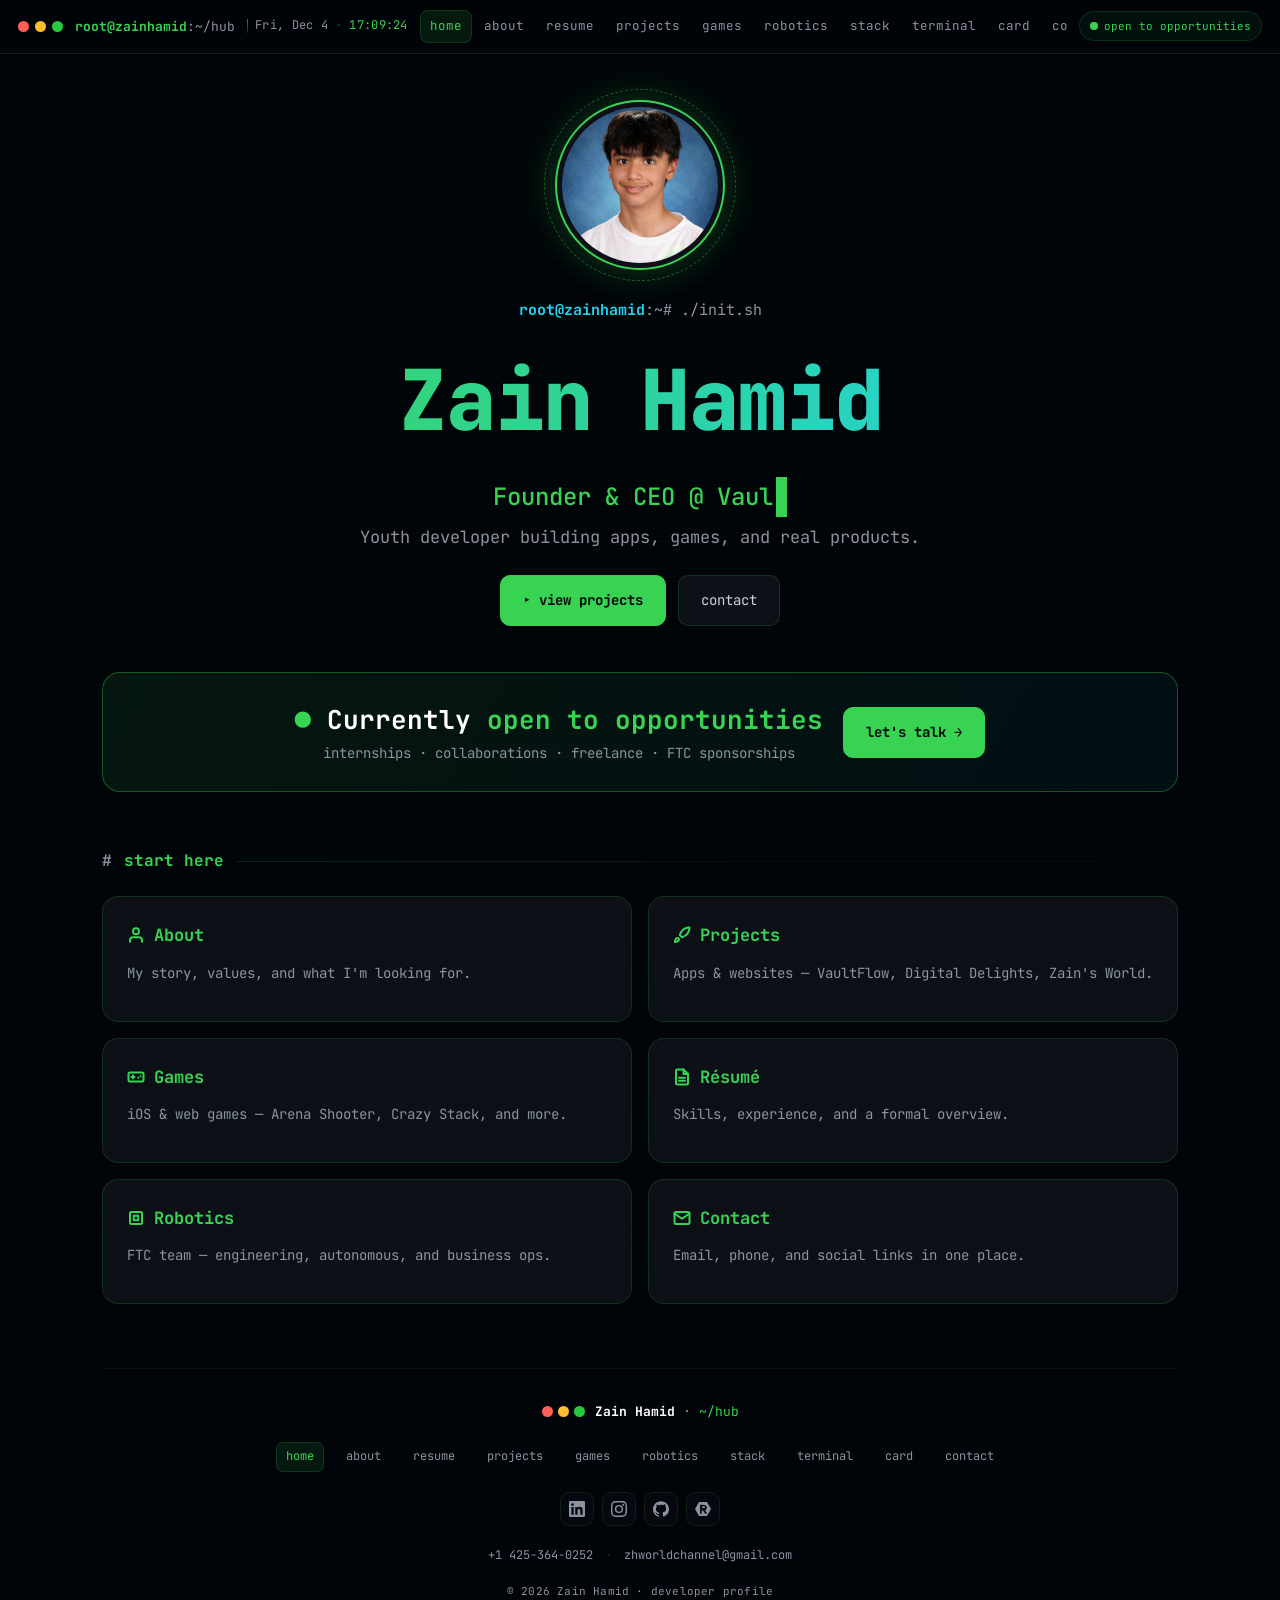
<file: docs/index.html>
<!DOCTYPE html>
<html lang="en">
<head>
<meta charset="UTF-8" />
<meta name="viewport" content="width=device-width, initial-scale=1.0" />
<script src="assets/boot-skip.js"></script>
<title>Zain Hamid · ~/hub</title>
<meta name="description" content="Zain Hamid — Founder & CEO @ VaultFlow · Full-Stack App Developer · Software Engineer & Roboticist. Open to opportunities." />
<meta name="author" content="Zain Hamid" />
<meta name="theme-color" content="#010409" />
<link rel="canonical" href="https://zhworldchannel-byte.github.io/zhworldchannel-byte/" />
<meta property="og:type" content="website" />
<meta property="og:site_name" content="Zain Hamid · ~/hub" />
<meta property="og:title" content="Zain Hamid — Founder, App Developer & Software Engineer" />
<meta property="og:description" content="Founder & CEO @ VaultFlow · Full-Stack App Developer · Software Engineer & Roboticist. Open to opportunities." />
<meta property="og:url" content="https://zhworldchannel-byte.github.io/zhworldchannel-byte/" />
<meta property="og:image" content="https://zhworldchannel-byte.github.io/zhworldchannel-byte/og-logo.png" />
<meta property="og:image:width" content="1200" />
<meta property="og:image:height" content="630" />
<meta property="og:image:alt" content="Zain Hamid — interactive developer portfolio" />
<meta name="twitter:card" content="summary_large_image" />
<meta name="twitter:title" content="Zain Hamid — Founder, App Developer & Software Engineer" />
<meta name="twitter:description" content="Founder & CEO @ VaultFlow · Full-Stack App Developer · Software Engineer & Roboticist." />
<meta name="twitter:image" content="https://zhworldchannel-byte.github.io/zhworldchannel-byte/og-logo.png" />
<link rel="preconnect" href="https://fonts.googleapis.com" />
<link rel="preconnect" href="https://fonts.gstatic.com" crossorigin />
<link href="https://fonts.googleapis.com/css2?family=JetBrains+Mono:wght@400;500;700;800&display=swap" rel="stylesheet" />
<link rel="stylesheet" href="assets/styles.css" />
</head>
<body>
<div id="boot" class="boot" aria-hidden="true">
  <div class="win">
    <div class="win-head"><i class="d r"></i><i class="d y"></i><i class="d g"></i><span class="tt">zain@hub — boot.sh</span></div>
    <div class="win-body">
      <div class="boot-id"><div class="glyph">&gt;_</div><div class="idm"><b>Zain Hamid</b><span>booting ~/hub environment</span></div></div>
      <div class="boot-steps" id="bootsteps"></div>
      <div class="boot-prog"><div class="track"><i id="bootbar"></i></div><span class="pct" id="bootpct">0%</span></div>
    </div>
  </div>
</div>
<canvas id="matrix"></canvas>

<nav class="nav">
  <div class="brand"><span class="dots"><i class="dot r"></i><i class="dot y"></i><i class="dot g"></i></span>
    <span><b>root@zainhamid</b>:~/hub</span></div>
  <div class="links"></div>
  <span class="opp"><i class="pulse"></i>open to opportunities</span>
  <button class="burger" aria-label="menu">≡</button>
</nav>

<div class="wrap">

  <!-- HERO -->
  <section class="hero reveal">
    <div class="ring"><img class="avatar" src="assets/zain.jpg" alt="Zain Hamid"
      onerror="this.replaceWith(Object.assign(document.createElement('div'),{className:'avatar',style:'display:flex;align-items:center;justify-content:center;font-size:52px;font-weight:800;color:#39d353',textContent:'ZH'}))" /></div>
    <div class="prompt" style="margin-top:20px"><b>root@zainhamid</b>:~# ./init.sh</div>
    <h1>Zain Hamid</h1>
    <div class="type"><span data-type='["Founder &amp; CEO @ VaultFlow","Full-Stack App Developer","Software Engineer &amp; Roboticist","Open to opportunities"]'></span><span class="cursor">&nbsp;</span></div>
    <div class="role">Youth developer building apps, games, and real products.</div>
    <div class="btns c" style="margin-top:24px">
      <a class="btn solid" href="projects.html">▸ view projects</a>
      <a class="btn" href="contact.html">contact</a>
    </div>
  </section>

  <section class="opp-banner reveal" style="margin-top:34px">
    <div>
      <div class="big"><em>●</em> Currently <em>open to opportunities</em></div>
      <div class="sub">internships · collaborations · freelance · FTC sponsorships</div>
    </div>
    <a class="btn solid" href="contact.html">let's talk →</a>
  </section>

  <div class="shead"><span class="hash">#</span> start here</div>
  <div class="grid g2">
    <a class="card reveal" href="about.html" style="text-decoration:none"><h3><svg class="ic" viewBox="0 0 24 24" aria-hidden="true"><path d="M20 21v-2a4 4 0 0 0-4-4H8a4 4 0 0 0-4 4v2"/><circle cx="12" cy="7" r="4"/></svg>About</h3><p>My story, values, and what I'm looking for.</p></a>
    <a class="card reveal" href="projects.html" style="text-decoration:none"><h3><svg class="ic" viewBox="0 0 24 24" aria-hidden="true"><path d="M4.5 16.5c-1.5 1.26-2 5-2 5s3.74-.5 5-2c.71-.84.7-2.13-.09-2.91a2.18 2.18 0 0 0-2.91-.09z"/><path d="m12 15-3-3a22 22 0 0 1 2-3.95A12.88 12.88 0 0 1 22 2c0 2.72-.78 7.5-6 11a22.35 22.35 0 0 1-4 2z"/></svg>Projects</h3><p>Apps &amp; websites — VaultFlow, Digital Delights, Zain's World.</p></a>
    <a class="card reveal" href="games.html" style="text-decoration:none"><h3><svg class="ic" viewBox="0 0 24 24" aria-hidden="true"><line x1="6" y1="12" x2="10" y2="12"/><line x1="8" y1="10" x2="8" y2="14"/><line x1="15" y1="13" x2="15.01" y2="13"/><line x1="18" y1="11" x2="18.01" y2="11"/><rect x="2" y="6" width="20" height="12" rx="2"/></svg>Games</h3><p>iOS &amp; web games — Arena Shooter, Crazy Stack, and more.</p></a>
    <a class="card reveal" href="resume.html" style="text-decoration:none"><h3><svg class="ic" viewBox="0 0 24 24" aria-hidden="true"><path d="M14 2H6a2 2 0 0 0-2 2v16a2 2 0 0 0 2 2h12a2 2 0 0 0 2-2V8z"/><polyline points="14 2 14 8 20 8"/><line x1="16" y1="13" x2="8" y2="13"/><line x1="16" y1="17" x2="8" y2="17"/></svg>Résumé</h3><p>Skills, experience, and a formal overview.</p></a>
    <a class="card reveal" href="robotics.html" style="text-decoration:none"><h3><svg class="ic" viewBox="0 0 24 24" aria-hidden="true"><rect x="4" y="4" width="16" height="16" rx="2"/><rect x="9" y="9" width="6" height="6"/></svg>Robotics</h3><p>FTC team — engineering, autonomous, and business ops.</p></a>
    <a class="card reveal" href="contact.html" style="text-decoration:none"><h3><svg class="ic" viewBox="0 0 24 24" aria-hidden="true"><rect x="2" y="4" width="20" height="16" rx="2"/><path d="m2 6 10 7 10-7"/></svg>Contact</h3><p>Email, phone, and social links in one place.</p></a>
  </div>

  <footer class="site-footer"></footer>
</div>
<script src="assets/app.js"></script>
</body>
</html>
</file>
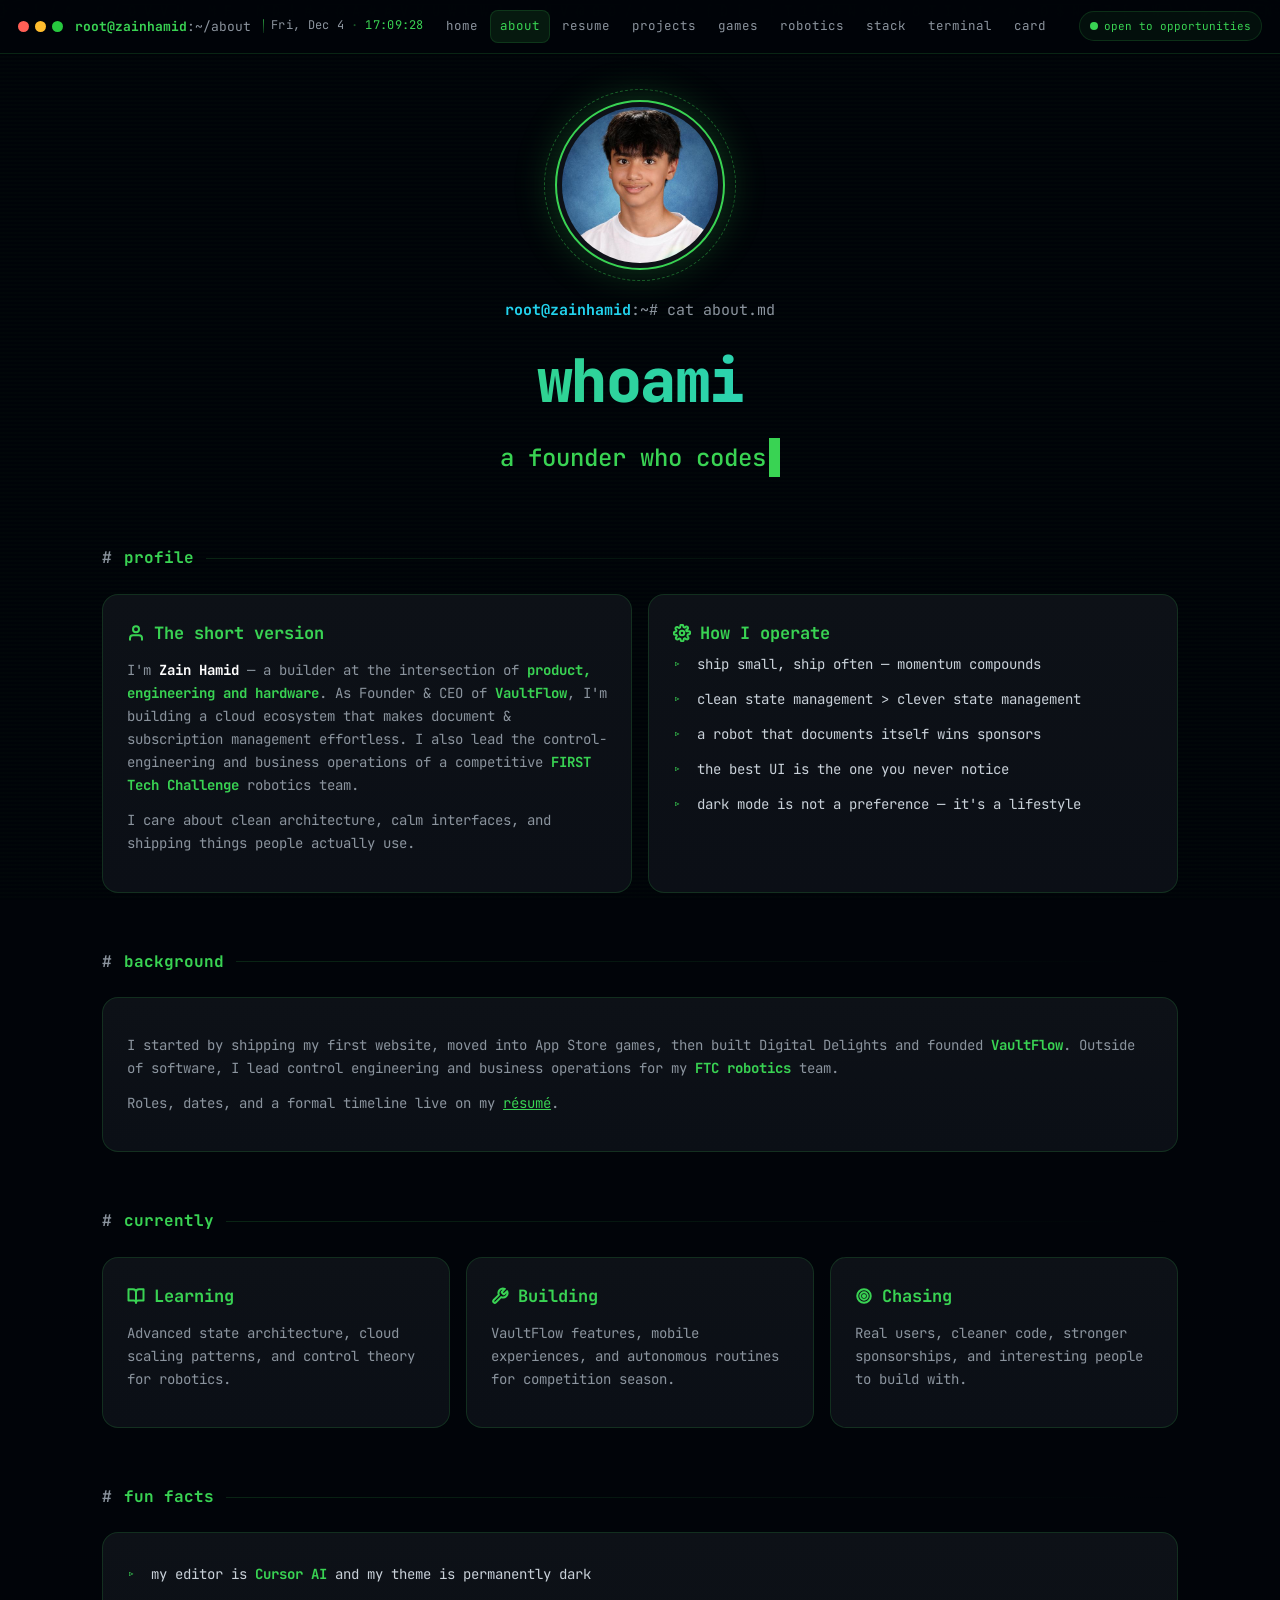
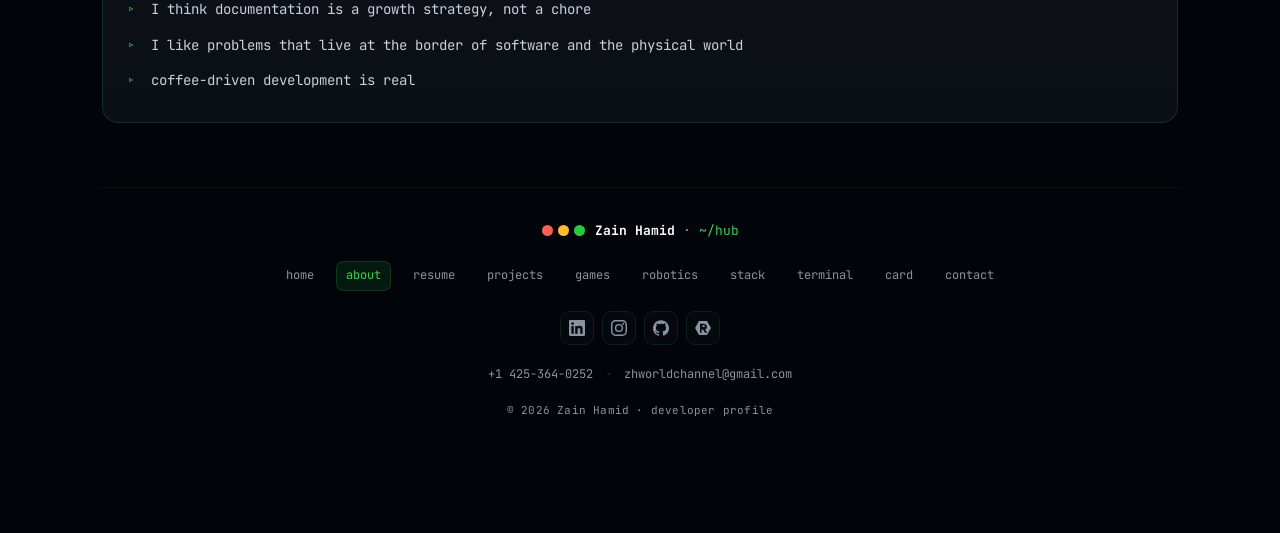
<file: docs/about.html>
<!DOCTYPE html>
<html lang="en">
<head>
<meta charset="UTF-8" />
<meta name="viewport" content="width=device-width, initial-scale=1.0" />
<script src="assets/boot-skip.js"></script>
<title>About · Zain Hamid</title>
<meta name="description" content="About Zain Hamid — founder, app developer, software engineer & roboticist." />
<meta name="author" content="Zain Hamid" />
<meta name="theme-color" content="#010409" />
<link rel="canonical" href="https://zhworldchannel-byte.github.io/zhworldchannel-byte/about.html" />
<meta property="og:type" content="website" />
<meta property="og:site_name" content="Zain Hamid · ~/hub" />
<meta property="og:title" content="About · Zain Hamid" />
<meta property="og:description" content="Founder, app developer, software engineer & roboticist — the story, journey and values behind the work." />
<meta property="og:url" content="https://zhworldchannel-byte.github.io/zhworldchannel-byte/about.html" />
<meta property="og:image" content="https://zhworldchannel-byte.github.io/zhworldchannel-byte/og-logo.png" />
<meta property="og:image:width" content="1200" />
<meta property="og:image:height" content="630" />
<meta property="og:image:alt" content="Zain Hamid — interactive developer portfolio" />
<meta name="twitter:card" content="summary_large_image" />
<meta name="twitter:title" content="About · Zain Hamid" />
<meta name="twitter:description" content="Founder, app developer, software engineer & roboticist." />
<meta name="twitter:image" content="https://zhworldchannel-byte.github.io/zhworldchannel-byte/og-logo.png" />
<link rel="preconnect" href="https://fonts.googleapis.com" />
<link rel="preconnect" href="https://fonts.gstatic.com" crossorigin />
<link href="https://fonts.googleapis.com/css2?family=JetBrains+Mono:wght@400;500;700;800&display=swap" rel="stylesheet" />
<link rel="stylesheet" href="assets/styles.css" />
</head>
<body>
<div id="boot" class="boot" aria-hidden="true">
  <div class="win">
    <div class="win-head"><i class="d r"></i><i class="d y"></i><i class="d g"></i><span class="tt">zain@hub — boot.sh</span></div>
    <div class="win-body">
      <div class="boot-id"><div class="glyph">&gt;_</div><div class="idm"><b>Zain Hamid</b><span>booting ~/hub environment</span></div></div>
      <div class="boot-steps" id="bootsteps"></div>
      <div class="boot-prog"><div class="track"><i id="bootbar"></i></div><span class="pct" id="bootpct">0%</span></div>
    </div>
  </div>
</div>
<canvas id="matrix"></canvas>

<nav class="nav">
  <div class="brand"><span class="dots"><i class="dot r"></i><i class="dot y"></i><i class="dot g"></i></span>
    <span><b>root@zainhamid</b>:~/about</span></div>
  <div class="links"></div>
  <span class="opp"><i class="pulse"></i>open to opportunities</span>
  <button class="burger" aria-label="menu">≡</button>
</nav>

<div class="wrap">

  <!-- HERO -->
  <section class="hero reveal">
    <div class="ring"><img class="avatar" src="assets/zain.jpg" alt="Zain Hamid"
      onerror="this.replaceWith(Object.assign(document.createElement('div'),{className:'avatar',style:'display:flex;align-items:center;justify-content:center;font-size:52px;font-weight:800;color:#39d353',textContent:'ZH'}))" /></div>
    <div class="prompt" style="margin-top:20px"><b>root@zainhamid</b>:~# cat about.md</div>
    <h1 style="font-size:clamp(32px,6vw,60px)">whoami</h1>
    <div class="type"><span data-type='["a founder who codes","an engineer who ships","a roboticist who documents","always learning · always building"]'></span><span class="cursor">&nbsp;</span></div>
  </section>

  <!-- BIO -->
  <div class="shead"><span class="hash">#</span> profile</div>
  <div class="grid g2">
    <div class="card reveal"><h3><svg class="ic" viewBox="0 0 24 24" aria-hidden="true"><path d="M20 21v-2a4 4 0 0 0-4-4H8a4 4 0 0 0-4 4v2"/><circle cx="12" cy="7" r="4"/></svg>The short version</h3>
      <p>I'm <b style="color:#fff">Zain Hamid</b> — a builder at the intersection of <b style="color:var(--green)">product, engineering and hardware</b>. As Founder &amp; CEO of <b style="color:var(--green)">VaultFlow</b>, I'm building a cloud ecosystem that makes document &amp; subscription management effortless. I also lead the control-engineering and business operations of a competitive <b style="color:var(--green)">FIRST Tech Challenge</b> robotics team.</p>
      <p>I care about clean architecture, calm interfaces, and shipping things people actually use.</p>
    </div>
    <div class="card reveal"><h3><svg class="ic" viewBox="0 0 24 24" aria-hidden="true"><circle cx="12" cy="12" r="3"/><path d="M19.4 15a1.6 1.6 0 0 0 .3 1.8l.1.1a2 2 0 1 1-2.8 2.8l-.1-.1a1.6 1.6 0 0 0-2.7 1.1V21a2 2 0 1 1-4 0v-.1a1.6 1.6 0 0 0-2.7-1.1l-.1.1a2 2 0 1 1-2.8-2.8l.1-.1a1.6 1.6 0 0 0-1.1-2.7H3a2 2 0 1 1 0-4h.1a1.6 1.6 0 0 0 1.1-2.7l-.1-.1a2 2 0 1 1 2.8-2.8l.1.1a1.6 1.6 0 0 0 2.7-1.1V3a2 2 0 1 1 4 0v.1a1.6 1.6 0 0 0 2.7 1.1l.1-.1a2 2 0 1 1 2.8 2.8l-.1.1a1.6 1.6 0 0 0-1.1 2.7H21a2 2 0 1 1 0 4h-.1a1.6 1.6 0 0 0-1.5 1z"/></svg>How I operate</h3>
      <ul class="flist">
        <li>ship small, ship often — momentum compounds</li>
        <li>clean state management &gt; clever state management</li>
        <li>a robot that documents itself wins sponsors</li>
        <li>the best UI is the one you never notice</li>
        <li>dark mode is not a preference — it's a lifestyle</li>
      </ul>
    </div>
  </div>

  <!-- BACKGROUND -->
  <div class="shead"><span class="hash">#</span> background</div>
  <div class="card reveal">
    <p>I started by shipping my first website, moved into App Store games, then built Digital Delights and founded
      <b style="color:var(--green)">VaultFlow</b>. Outside of software, I lead control engineering and business operations
      for my <b style="color:var(--green)">FTC robotics</b> team.</p>
    <p style="margin-top:12px;color:var(--muted)">Roles, dates, and a formal timeline live on my
      <a href="resume.html" style="color:var(--green)">résumé</a>.</p>
  </div>

  <!-- VALUES / CURRENTLY -->
  <div class="shead"><span class="hash">#</span> currently</div>
  <div class="grid g3">
    <div class="card reveal"><h3><svg class="ic" viewBox="0 0 24 24" aria-hidden="true"><path d="M2 3h6a4 4 0 0 1 4 4v14a3 3 0 0 0-3-3H2z"/><path d="M22 3h-6a4 4 0 0 0-4 4v14a3 3 0 0 1 3-3h7z"/></svg>Learning</h3><p>Advanced state architecture, cloud scaling patterns, and control theory for robotics.</p></div>
    <div class="card reveal"><h3><svg class="ic" viewBox="0 0 24 24" aria-hidden="true"><path d="M14.7 6.3a1 1 0 0 0 0 1.4l1.6 1.6a1 1 0 0 0 1.4 0l3.77-3.77a6 6 0 0 1-7.94 7.94l-6.91 6.91a2.12 2.12 0 0 1-3-3l6.91-6.91a6 6 0 0 1 7.94-7.94l-3.76 3.76z"/></svg>Building</h3><p>VaultFlow features, mobile experiences, and autonomous routines for competition season.</p></div>
    <div class="card reveal"><h3><svg class="ic" viewBox="0 0 24 24" aria-hidden="true"><circle cx="12" cy="12" r="9"/><circle cx="12" cy="12" r="5"/><circle cx="12" cy="12" r="1.5"/></svg>Chasing</h3><p>Real users, cleaner code, stronger sponsorships, and interesting people to build with.</p></div>
  </div>

  <!-- FUN FACTS -->
  <div class="shead"><span class="hash">#</span> fun facts</div>
  <div class="card reveal">
    <ul class="flist">
      <li>my editor is <b style="color:var(--green)">Cursor AI</b> and my theme is permanently dark</li>
      <li>I think documentation is a growth strategy, not a chore</li>
      <li>I like problems that live at the border of software and the physical world</li>
      <li>coffee-driven development is real</li>
    </ul>
  </div>

  <footer class="site-footer"></footer>
</div>
<script src="assets/app.js"></script>
</body>
</html>
</file>
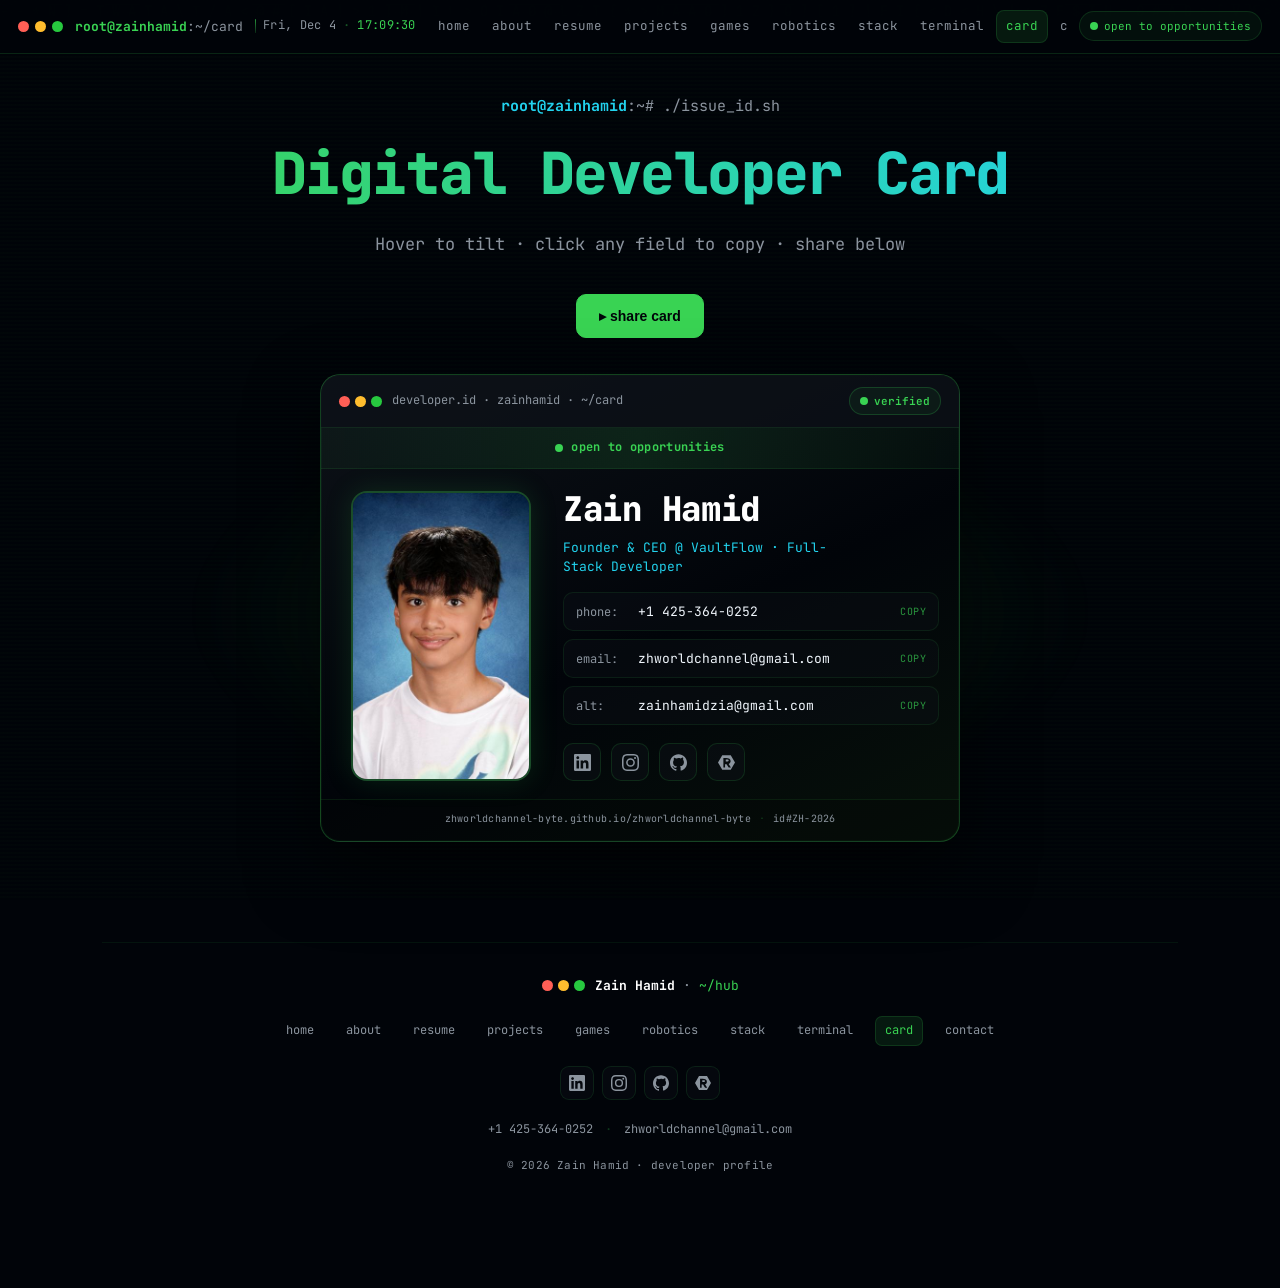
<file: docs/card.html>
<!DOCTYPE html>
<html lang="en">
<head>
<meta charset="UTF-8" />
<meta name="viewport" content="width=device-width, initial-scale=1.0" />
<script src="assets/boot-skip.js"></script>
<title>Digital Dev Card · Zain Hamid</title>
<meta name="description" content="Digital developer card for Zain Hamid — share your contact details." />
<meta name="author" content="Zain Hamid" />
<meta name="theme-color" content="#010409" />
<link rel="canonical" href="https://zhworldchannel-byte.github.io/zhworldchannel-byte/card.html" />
<meta property="og:type" content="website" />
<meta property="og:site_name" content="Zain Hamid · ~/hub" />
<meta property="og:title" content="Digital Developer Card · Zain Hamid" />
<meta property="og:description" content="Shareable digital developer card with contact info." />
<meta property="og:url" content="https://zhworldchannel-byte.github.io/zhworldchannel-byte/card.html" />
<meta property="og:image" content="https://zhworldchannel-byte.github.io/zhworldchannel-byte/og-logo.png" />
<link rel="preconnect" href="https://fonts.googleapis.com" />
<link rel="preconnect" href="https://fonts.gstatic.com" crossorigin />
<link href="https://fonts.googleapis.com/css2?family=JetBrains+Mono:wght@400;500;700;800&display=swap" rel="stylesheet" />
<link rel="stylesheet" href="assets/styles.css" />
</head>
<body>
<div id="boot" class="boot" aria-hidden="true">
  <div class="win">
    <div class="win-head"><i class="d r"></i><i class="d y"></i><i class="d g"></i><span class="tt">zain@hub — boot.sh</span></div>
    <div class="win-body">
      <div class="boot-id"><div class="glyph">&gt;_</div><div class="idm"><b>Zain Hamid</b><span>booting ~/hub environment</span></div></div>
      <div class="boot-steps" id="bootsteps"></div>
      <div class="boot-prog"><div class="track"><i id="bootbar"></i></div><span class="pct" id="bootpct">0%</span></div>
    </div>
  </div>
</div>
<canvas id="matrix"></canvas>

<nav class="nav">
  <div class="brand"><span class="dots"><i class="dot r"></i><i class="dot y"></i><i class="dot g"></i></span>
    <span><b>root@zainhamid</b>:~/card</span></div>
  <div class="links"></div>
  <span class="opp"><i class="pulse"></i>open to opportunities</span>
  <button class="burger" aria-label="menu">≡</button>
</nav>

<div class="wrap">

  <section class="hero reveal" style="padding-top:40px">
    <div class="prompt"><b>root@zainhamid</b>:~# ./issue_id.sh</div>
    <h1 style="font-size:clamp(30px,5.5vw,58px)">Digital Developer Card</h1>
    <div class="role">Hover to tilt · click any field to copy · share below</div>
  </section>

  <div class="card-tools reveal">
    <div class="btns c">
      <button class="btn solid" type="button" id="shareCard">▸ share card</button>
    </div>
  </div>

  <div class="card-shell reveal" id="cardShell">
    <div class="card-glow" aria-hidden="true"></div>
    <article class="id-card" id="idCard" aria-label="Zain Hamid digital ID card">
      <div class="id-top id-digital-only">
        <span class="id-dots"><i class="dot r"></i><i class="dot y"></i><i class="dot g"></i></span>
        <span class="id-label">developer.id · zainhamid · ~/card</span>
        <span class="id-status"><i class="pulse"></i> verified</span>
      </div>

      <div class="id-opp-strip"><i class="pulse"></i> open to opportunities</div>

      <div class="id-body">
        <div class="id-photo-wrap">
          <div class="id-photo">
            <img src="assets/zain.jpg" alt="Zain Hamid" crossorigin="anonymous"
              onerror="this.replaceWith(Object.assign(document.createElement('div'),{className:'id-fallback',textContent:'ZH'}))" />
          </div>
        </div>
        <div class="id-info">
          <div class="id-name">Zain Hamid</div>
          <div class="id-role">Founder &amp; CEO @ VaultFlow · Full-Stack Developer</div>
          <div class="id-fields">
            <button type="button" class="id-field" data-copy="+1 425-364-0252" data-label="Phone">
              <span class="id-k">phone</span>
              <span class="id-v">+1 425-364-0252</span>
              <span class="id-copy-hint id-digital-only">copy</span>
            </button>
            <button type="button" class="id-field" data-copy="zhworldchannel@gmail.com" data-label="Email">
              <span class="id-k">email</span>
              <span class="id-v">zhworldchannel@gmail.com</span>
              <span class="id-copy-hint id-digital-only">copy</span>
            </button>
            <button type="button" class="id-field" data-copy="zainhamidzia@gmail.com" data-label="Alt email">
              <span class="id-k">alt</span>
              <span class="id-v">zainhamidzia@gmail.com</span>
              <span class="id-copy-hint id-digital-only">copy</span>
            </button>
          </div>
          <div class="id-socials id-digital-only">
            <a class="id-soc" href="https://www.linkedin.com/in/zain-hamid-390523393/" target="_blank" rel="noopener" aria-label="LinkedIn"><svg viewBox="0 0 24 24"><path d="M20.447 20.452h-3.554v-5.569c0-1.328-.027-3.037-1.852-3.037-1.853 0-2.136 1.445-2.136 2.939v5.667H9.351V9h3.414v1.561h.046c.477-.9 1.637-1.85 3.37-1.85 3.601 0 4.267 2.37 4.267 5.455v6.286zM5.337 7.433c-1.144 0-2.063-.926-2.063-2.065 0-1.138.92-2.063 2.063-2.063 1.14 0 2.064.925 2.064 2.063 0 1.139-.925 2.065-2.064 2.065zm1.782 13.019H3.555V9h3.564v11.452zM22.225 0H1.771C.792 0 0 .774 0 1.729v20.542C0 23.227.792 24 1.771 24h20.451C23.2 24 24 23.227 24 22.271V1.729C24 .774 23.2 0 22.225 0z"/></svg></a>
            <a class="id-soc" href="https://www.instagram.com/zainy_2012/" target="_blank" rel="noopener" aria-label="Instagram"><svg viewBox="0 0 24 24"><path d="M12 2.163c3.204 0 3.584.012 4.85.07 3.252.148 4.771 1.691 4.919 4.919.058 1.265.069 1.645.069 4.849 0 3.205-.012 3.584-.069 4.849-.149 3.225-1.664 4.771-4.919 4.919-1.266.058-1.644.07-4.85.07-3.204 0-3.584-.012-4.849-.07-3.26-.149-4.771-1.699-4.919-4.92-.058-1.265-.07-1.644-.07-4.849 0-3.204.013-3.583.07-4.849.149-3.227 1.664-4.771 4.919-4.919 1.266-.057 1.645-.069 4.849-.069zM12 0C8.741 0 8.333.014 7.053.072 2.695.272.273 2.69.073 7.052.014 8.333 0 8.741 0 12c0 3.259.014 3.668.072 4.948.2 4.358 2.618 6.78 6.98 6.98C8.333 23.986 8.741 24 12 24c3.259 0 3.668-.014 4.948-.072 4.354-.2 6.782-2.618 6.979-6.98.059-1.28.073-1.689.073-4.948 0-3.259-.014-3.667-.072-4.947-.196-4.354-2.617-6.78-6.979-6.98C15.668.014 15.259 0 12 0zm0 5.838a6.162 6.162 0 100 12.324 6.162 6.162 0 000-12.324zM12 16a4 4 0 110-8 4 4 0 010 8zm6.406-11.845a1.44 1.44 0 100 2.881 1.44 1.44 0 000-2.881z"/></svg></a>
            <a class="id-soc" href="https://github.com/zhworldchannel-byte" target="_blank" rel="noopener" aria-label="GitHub"><svg viewBox="0 0 24 24"><path d="M12 .297c-6.63 0-12 5.373-12 12 0 5.303 3.438 9.8 8.205 11.385.6.113.82-.258.82-.577 0-.285-.01-1.04-.015-2.04-3.338.724-4.042-1.61-4.042-1.61C4.422 18.07 3.633 17.7 3.633 17.7c-1.087-.744.084-.729.084-.729 1.205.084 1.838 1.236 1.838 1.236 1.07 1.835 2.809 1.305 3.495.998.108-.776.417-1.305.76-1.605-2.665-.305-5.467-1.334-5.467-5.931 0-1.311.469-2.381 1.236-3.221-.124-.303-.535-1.524.117-3.176 0 0 1.008-.322 3.301 1.23A11.509 11.509 0 0112 5.803c1.02.005 2.047.138 3.006.404 2.291-1.552 3.297-1.23 3.297-1.23.653 1.653.242 2.874.118 3.176.77.84 1.235 1.911 1.235 3.221 0 4.609-2.807 5.624-5.479 5.921.43.372.823 1.102.823 2.222 0 1.606-.014 2.898-.014 3.293 0 .322.216.694.825.576C20.565 22.092 24 17.592 24 12.297c0-6.627-5.373-12-12-12"/></svg></a>
            <a class="id-soc" href="https://devpost.com/zainhamidzia" target="_blank" rel="noopener" aria-label="Devpost"><svg viewBox="0 0 24 24"><path d="M6.002 1.61 0 12.004 6.002 22.39h11.996L24 12.004 17.998 1.61zm1.593 4.084h3.947c3.605 0 6.276 1.137 6.276 4.32 0 2.054-1.07 3.487-2.774 4.014l3.254 4.912h-3.215l-2.99-4.6H9.95v4.6H7.595zm3.355 2.07v2.89h1.653c1.63 0 2.432-.571 2.432-1.481 0-.858-.746-1.409-2.016-1.409z"/></svg></a>
          </div>
        </div>
      </div>
      <div class="id-foot id-digital-only">
        <span>zhworldchannel-byte.github.io/zhworldchannel-byte</span>
        <span class="id-foot-sep">·</span>
        <span>id#ZH-2026</span>
      </div>
    </article>
  </div>

  <div class="card-toast" id="cardToast" role="status" aria-live="polite"></div>

  <footer class="site-footer"></footer>
</div>
<script src="assets/app.js"></script>
<script>
(function(){
  const card=document.getElementById('idCard');
  const shell=document.getElementById('cardShell');
  const toast=document.getElementById('cardToast');
  const CONTACT=`Zain Hamid
+1 425-364-0252
zhworldchannel@gmail.com
zainhamidzia@gmail.com
Open to opportunities`;

  function showToast(msg){
    if(!toast) return;
    toast.textContent=msg;
    toast.classList.add('show');
    clearTimeout(showToast.t);
    showToast.t=setTimeout(()=>toast.classList.remove('show'),2200);
  }

  async function copyText(text,label){
    try{
      await navigator.clipboard.writeText(text);
      showToast((label||'Copied')+' copied ✓');
    }catch(e){ showToast('Copy failed — select manually'); }
  }

  document.querySelectorAll('.id-field').forEach(btn=>{
    btn.addEventListener('click',()=>{
      copyText(btn.dataset.copy, btn.dataset.label);
      btn.classList.add('copied');
      setTimeout(()=>btn.classList.remove('copied'),1200);
    });
  });

  if(shell&&card&&matchMedia('(hover:hover)').matches){
    shell.addEventListener('mousemove',e=>{
      const r=card.getBoundingClientRect();
      const x=(e.clientX-r.left)/r.width-.5;
      const y=(e.clientY-r.top)/r.height-.5;
      card.style.transform=`rotateY(${x*16}deg) rotateX(${-y*16}deg) translateZ(8px)`;
    });
    shell.addEventListener('mouseleave',()=>{ card.style.transform=''; });
  }

  document.getElementById('shareCard')?.addEventListener('click',async()=>{
    const payload={title:'Zain Hamid — Digital Developer Card',text:CONTACT,url:location.href};
    if(navigator.share){
      try{ await navigator.share(payload); return; }catch(e){ if(e.name==='AbortError') return; }
    }
    await copyText(CONTACT+'\n'+location.href,'Card info');
  });
})();
</script>
</body>
</html>
</file>
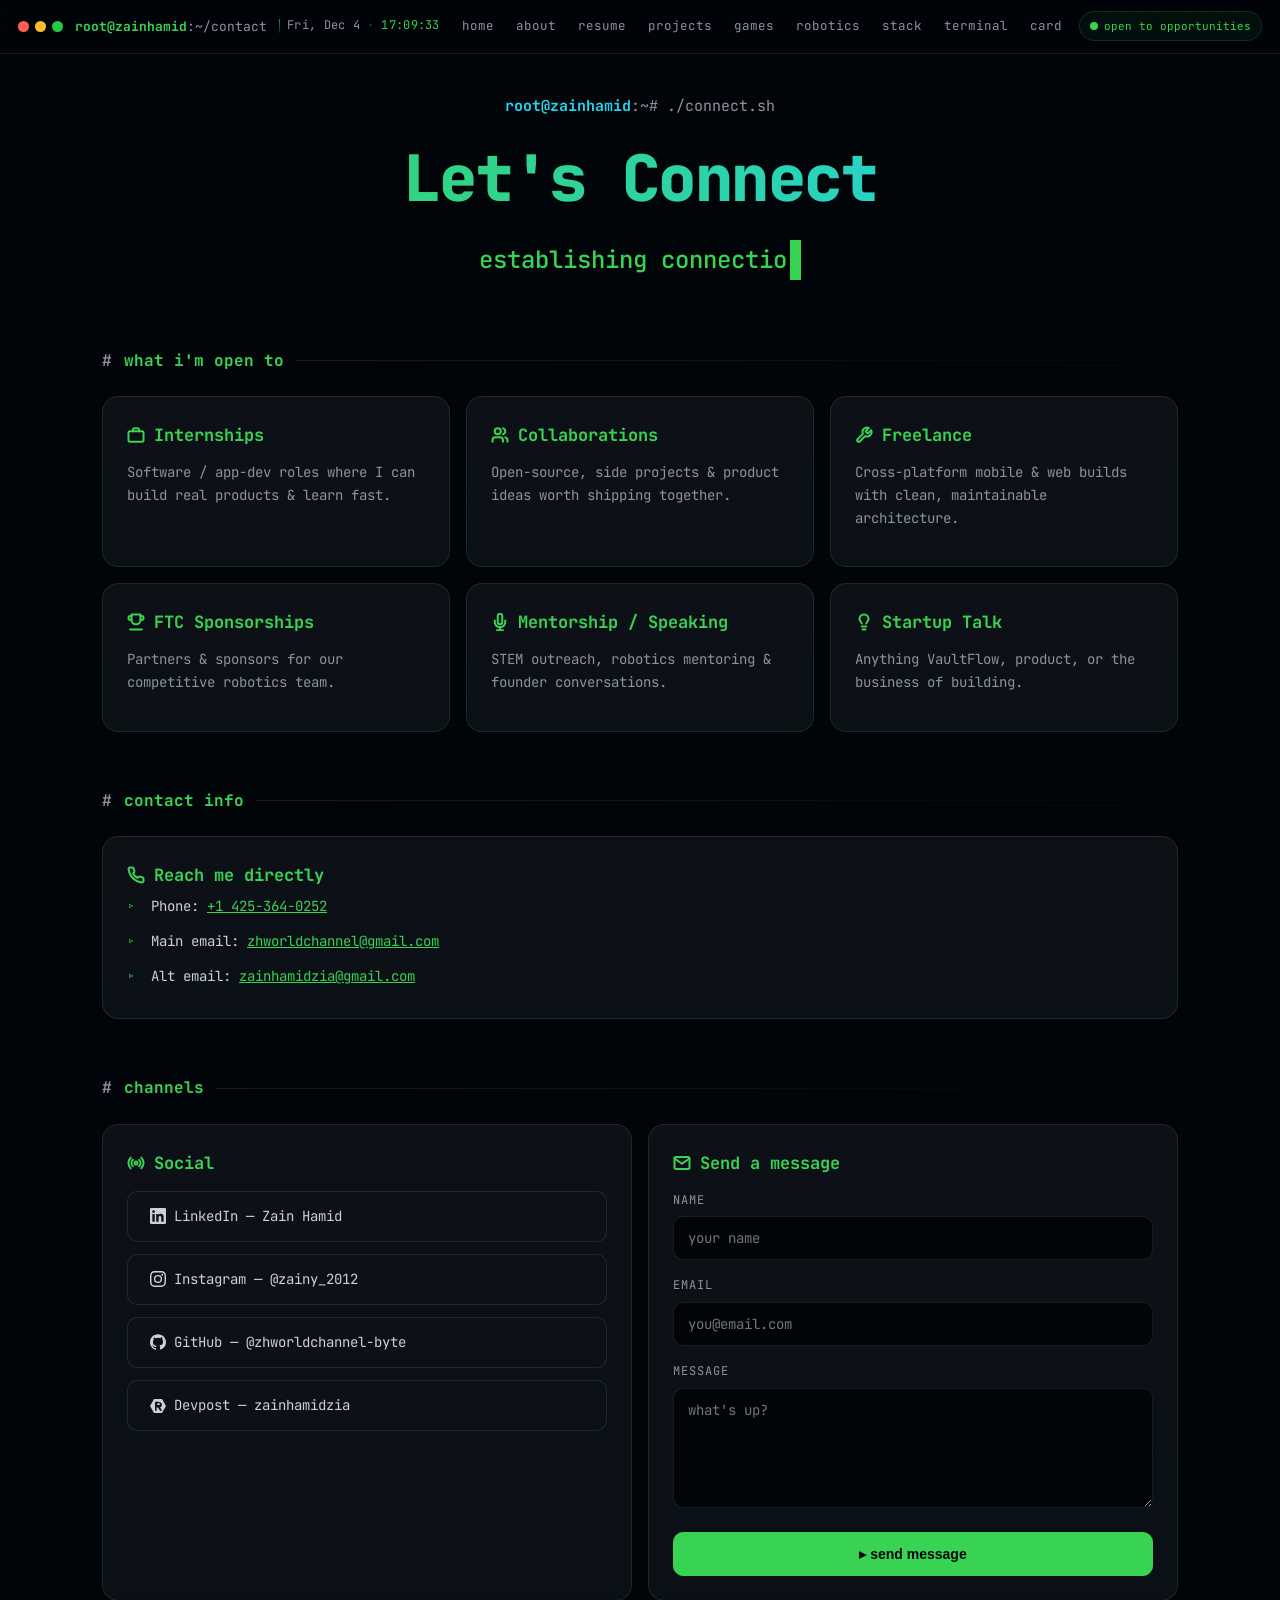
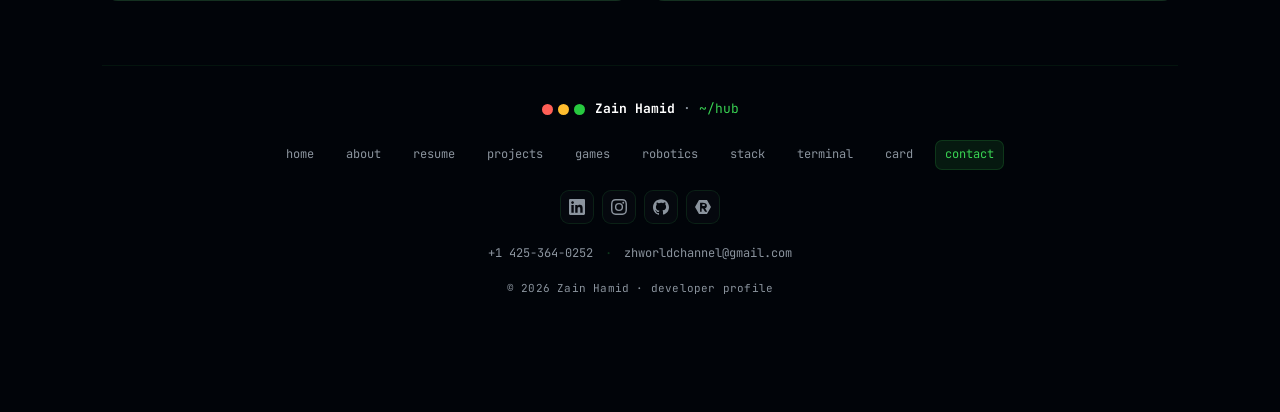
<file: docs/contact.html>
<!DOCTYPE html>
<html lang="en">
<head>
<meta charset="UTF-8" />
<meta name="viewport" content="width=device-width, initial-scale=1.0" />
<script src="assets/boot-skip.js"></script>
<title>Contact · Zain Hamid</title>
<meta name="description" content="Contact Zain Hamid — open to internships, collaborations, freelance builds & FTC sponsorships." />
<meta name="author" content="Zain Hamid" />
<meta name="theme-color" content="#010409" />
<link rel="canonical" href="https://zhworldchannel-byte.github.io/zhworldchannel-byte/contact.html" />
<meta property="og:type" content="website" />
<meta property="og:site_name" content="Zain Hamid · ~/hub" />
<meta property="og:title" content="Contact · Zain Hamid" />
<meta property="og:description" content="Open to internships, collaborations, freelance builds & FTC sponsorships — let's build something." />
<meta property="og:url" content="https://zhworldchannel-byte.github.io/zhworldchannel-byte/contact.html" />
<meta property="og:image" content="https://zhworldchannel-byte.github.io/zhworldchannel-byte/og-logo.png" />
<meta property="og:image:width" content="1200" />
<meta property="og:image:height" content="630" />
<meta property="og:image:alt" content="Zain Hamid — interactive developer portfolio" />
<meta name="twitter:card" content="summary_large_image" />
<meta name="twitter:title" content="Contact · Zain Hamid" />
<meta name="twitter:description" content="Open to internships, collaborations, freelance builds & FTC sponsorships." />
<meta name="twitter:image" content="https://zhworldchannel-byte.github.io/zhworldchannel-byte/og-logo.png" />
<link rel="preconnect" href="https://fonts.googleapis.com" />
<link rel="preconnect" href="https://fonts.gstatic.com" crossorigin />
<link href="https://fonts.googleapis.com/css2?family=JetBrains+Mono:wght@400;500;700;800&display=swap" rel="stylesheet" />
<link rel="stylesheet" href="assets/styles.css" />
</head>
<body>
<div id="boot" class="boot" aria-hidden="true">
  <div class="win">
    <div class="win-head"><i class="d r"></i><i class="d y"></i><i class="d g"></i><span class="tt">zain@hub — boot.sh</span></div>
    <div class="win-body">
      <div class="boot-id"><div class="glyph">&gt;_</div><div class="idm"><b>Zain Hamid</b><span>booting ~/hub environment</span></div></div>
      <div class="boot-steps" id="bootsteps"></div>
      <div class="boot-prog"><div class="track"><i id="bootbar"></i></div><span class="pct" id="bootpct">0%</span></div>
    </div>
  </div>
</div>
<canvas id="matrix"></canvas>

<nav class="nav">
  <div class="brand"><span class="dots"><i class="dot r"></i><i class="dot y"></i><i class="dot g"></i></span>
    <span><b>root@zainhamid</b>:~/contact</span></div>
  <div class="links"></div>
  <span class="opp"><i class="pulse"></i>open to opportunities</span>
  <button class="burger" aria-label="menu">≡</button>
</nav>

<div class="wrap">

  <section class="hero reveal" style="padding-top:40px">
    <div class="prompt"><b>root@zainhamid</b>:~# ./connect.sh</div>
    <h1 style="font-size:clamp(34px,6vw,64px)">Let's Connect</h1>
    <div class="type"><span data-type='["establishing connection...","● open to opportunities","let&apos;s build something great"]'></span><span class="cursor">&nbsp;</span></div>
  </section>

  <!-- WHAT I'M OPEN TO -->
  <div class="shead"><span class="hash">#</span> what i'm open to</div>
  <div class="grid g3">
    <div class="card reveal"><h3><svg class="ic" viewBox="0 0 24 24" aria-hidden="true"><rect x="2" y="7" width="20" height="14" rx="2"/><path d="M16 7V5a2 2 0 0 0-2-2h-4a2 2 0 0 0-2 2v2"/></svg>Internships</h3><p>Software / app-dev roles where I can build real products &amp; learn fast.</p></div>
    <div class="card reveal"><h3><svg class="ic" viewBox="0 0 24 24" aria-hidden="true"><path d="M16 21v-2a4 4 0 0 0-4-4H6a4 4 0 0 0-4 4v2"/><circle cx="9" cy="7" r="4"/><path d="M22 21v-2a4 4 0 0 0-3-3.87"/><path d="M16 3.13a4 4 0 0 1 0 7.75"/></svg>Collaborations</h3><p>Open-source, side projects &amp; product ideas worth shipping together.</p></div>
    <div class="card reveal"><h3><svg class="ic" viewBox="0 0 24 24" aria-hidden="true"><path d="M14.7 6.3a1 1 0 0 0 0 1.4l1.6 1.6a1 1 0 0 0 1.4 0l3.77-3.77a6 6 0 0 1-7.94 7.94l-6.91 6.91a2.12 2.12 0 0 1-3-3l6.91-6.91a6 6 0 0 1 7.94-7.94l-3.76 3.76z"/></svg>Freelance</h3><p>Cross-platform mobile &amp; web builds with clean, maintainable architecture.</p></div>
    <div class="card reveal"><h3><svg class="ic" viewBox="0 0 24 24" aria-hidden="true"><path d="M6 9H4.5a2.5 2.5 0 0 1 0-5H6"/><path d="M18 9h1.5a2.5 2.5 0 0 0 0-5H18"/><path d="M4 22h16"/><path d="M18 2H6v7a6 6 0 0 0 12 0V2Z"/></svg>FTC Sponsorships</h3><p>Partners &amp; sponsors for our competitive robotics team.</p></div>
    <div class="card reveal"><h3><svg class="ic" viewBox="0 0 24 24" aria-hidden="true"><path d="M12 1a3 3 0 0 0-3 3v8a3 3 0 0 0 6 0V4a3 3 0 0 0-3-3z"/><path d="M19 10v2a7 7 0 0 1-14 0v-2"/><line x1="12" y1="19" x2="12" y2="23"/><line x1="8" y1="23" x2="16" y2="23"/></svg>Mentorship / Speaking</h3><p>STEM outreach, robotics mentoring &amp; founder conversations.</p></div>
    <div class="card reveal"><h3><svg class="ic" viewBox="0 0 24 24" aria-hidden="true"><path d="M9 18h6"/><path d="M10 22h4"/><path d="M15.09 14c.18-.98.65-1.74 1.41-2.5A4.65 4.65 0 0 0 18 8 6 6 0 0 0 6 8c0 1 .23 2.23 1.5 3.5A4.61 4.61 0 0 1 8.91 14"/></svg>Startup Talk</h3><p>Anything VaultFlow, product, or the business of building.</p></div>
  </div>

  <!-- CONTACT INFO -->
  <div class="shead"><span class="hash">#</span> contact info</div>
  <div class="card reveal">
    <h3><svg class="ic" viewBox="0 0 24 24" aria-hidden="true"><path d="M22 16.92v3a2 2 0 0 1-2.18 2 19.79 19.79 0 0 1-8.63-3.07 19.5 19.5 0 0 1-6-6 19.79 19.79 0 0 1-3.07-8.67A2 2 0 0 1 4.11 2h3a2 2 0 0 1 2 1.72 12.84 12.84 0 0 0 .7 2.81 2 2 0 0 1-.45 2.11L8.09 9.91a16 16 0 0 0 6 6l1.27-1.27a2 2 0 0 1 2.11-.45 12.84 12.84 0 0 0 2.81.7A2 2 0 0 1 22 16.92z"/></svg>Reach me directly</h3>
    <ul class="flist">
      <li>Phone: <a href="tel:+14253640252" style="color:var(--green)">+1 425-364-0252</a></li>
      <li>Main email: <a href="mailto:zhworldchannel@gmail.com" style="color:var(--green)">zhworldchannel@gmail.com</a></li>
      <li>Alt email: <a href="mailto:zainhamidzia@gmail.com" style="color:var(--green)">zainhamidzia@gmail.com</a></li>
    </ul>
  </div>

  <!-- CHANNELS + FORM -->
  <div class="shead"><span class="hash">#</span> channels</div>
  <div class="grid g2">
    <div class="card reveal">
      <h3><svg class="ic" viewBox="0 0 24 24" aria-hidden="true"><path d="M4.9 19.1C1 15.2 1 8.8 4.9 4.9"/><path d="M7.8 16.2c-2.3-2.3-2.3-6.1 0-8.5"/><circle cx="12" cy="12" r="2"/><path d="M16.2 7.8c2.3 2.3 2.3 6.1 0 8.5"/><path d="M19.1 4.9C23 8.8 23 15.1 19.1 19"/></svg>Social</h3>
      <div class="btns" style="margin-top:14px;flex-direction:column;align-items:stretch">
        <a class="btn" href="https://www.linkedin.com/in/zain-hamid-390523393/" target="_blank" rel="noopener"><svg class="cico" viewBox="0 0 24 24" aria-hidden="true"><path d="M20.447 20.452h-3.554v-5.569c0-1.328-.027-3.037-1.852-3.037-1.853 0-2.136 1.445-2.136 2.939v5.667H9.351V9h3.414v1.561h.046c.477-.9 1.637-1.85 3.37-1.85 3.601 0 4.267 2.37 4.267 5.455v6.286zM5.337 7.433c-1.144 0-2.063-.926-2.063-2.065 0-1.138.92-2.063 2.063-2.063 1.14 0 2.064.925 2.064 2.063 0 1.139-.925 2.065-2.064 2.065zm1.782 13.019H3.555V9h3.564v11.452zM22.225 0H1.771C.792 0 0 .774 0 1.729v20.542C0 23.227.792 24 1.771 24h20.451C23.2 24 24 23.227 24 22.271V1.729C24 .774 23.2 0 22.225 0z"/></svg>LinkedIn — Zain Hamid</a>
        <a class="btn" href="https://www.instagram.com/zainy_2012/" target="_blank" rel="noopener"><svg class="cico" viewBox="0 0 24 24" aria-hidden="true"><path d="M12 2.163c3.204 0 3.584.012 4.85.07 3.252.148 4.771 1.691 4.919 4.919.058 1.265.069 1.645.069 4.849 0 3.205-.012 3.584-.069 4.849-.149 3.225-1.664 4.771-4.919 4.919-1.266.058-1.644.07-4.85.07-3.204 0-3.584-.012-4.849-.07-3.26-.149-4.771-1.699-4.919-4.92-.058-1.265-.07-1.644-.07-4.849 0-3.204.013-3.583.07-4.849.149-3.227 1.664-4.771 4.919-4.919 1.266-.057 1.645-.069 4.849-.069zM12 0C8.741 0 8.333.014 7.053.072 2.695.272.273 2.69.073 7.052.014 8.333 0 8.741 0 12c0 3.259.014 3.668.072 4.948.2 4.358 2.618 6.78 6.98 6.98C8.333 23.986 8.741 24 12 24c3.259 0 3.668-.014 4.948-.072 4.354-.2 6.782-2.618 6.979-6.98.059-1.28.073-1.689.073-4.948 0-3.259-.014-3.667-.072-4.947-.196-4.354-2.617-6.78-6.979-6.98C15.668.014 15.259 0 12 0zm0 5.838a6.162 6.162 0 100 12.324 6.162 6.162 0 000-12.324zM12 16a4 4 0 110-8 4 4 0 010 8zm6.406-11.845a1.44 1.44 0 100 2.881 1.44 1.44 0 000-2.881z"/></svg>Instagram — @zainy_2012</a>
        <a class="btn" href="https://github.com/zhworldchannel-byte" target="_blank" rel="noopener"><svg class="cico" viewBox="0 0 24 24" aria-hidden="true"><path d="M12 .297c-6.63 0-12 5.373-12 12 0 5.303 3.438 9.8 8.205 11.385.6.113.82-.258.82-.577 0-.285-.01-1.04-.015-2.04-3.338.724-4.042-1.61-4.042-1.61C4.422 18.07 3.633 17.7 3.633 17.7c-1.087-.744.084-.729.084-.729 1.205.084 1.838 1.236 1.838 1.236 1.07 1.835 2.809 1.305 3.495.998.108-.776.417-1.305.76-1.605-2.665-.305-5.467-1.334-5.467-5.931 0-1.311.469-2.381 1.236-3.221-.124-.303-.535-1.524.117-3.176 0 0 1.008-.322 3.301 1.23A11.509 11.509 0 0 1 12 5.803c1.02.005 2.047.138 3.006.404 2.291-1.552 3.297-1.23 3.297-1.23.653 1.653.242 2.874.118 3.176.77.84 1.235 1.911 1.235 3.221 0 4.609-2.807 5.624-5.479 5.921.43.372.823 1.102.823 2.222 0 1.606-.014 2.898-.014 3.293 0 .322.216.694.825.576C20.565 22.092 24 17.592 24 12.297c0-6.627-5.373-12-12-12"/></svg>GitHub — @zhworldchannel-byte</a>
        <a class="btn" href="https://devpost.com/zainhamidzia" target="_blank" rel="noopener"><svg class="cico" viewBox="0 0 24 24" aria-hidden="true"><path d="M6.002 1.61 0 12.004 6.002 22.39h11.996L24 12.004 17.998 1.61zm1.593 4.084h3.947c3.605 0 6.276 1.137 6.276 4.32 0 2.054-1.07 3.487-2.774 4.014l3.254 4.912h-3.215l-2.99-4.6H9.95v4.6H7.595zm3.355 2.07v2.89h1.653c1.63 0 2.432-.571 2.432-1.481 0-.858-.746-1.409-2.016-1.409z"/></svg>Devpost — zainhamidzia</a>
      </div>
    </div>
    <div class="card reveal">
      <h3><svg class="ic" viewBox="0 0 24 24" aria-hidden="true"><rect x="2" y="4" width="20" height="16" rx="2"/><path d="m2 6 10 7 10-7"/></svg>Send a message</h3>
      <!-- FormSubmit: emails you directly, no backend. First submit triggers a one-time confirmation email. -->
      <form action="https://formsubmit.co/zhworldchannel@gmail.com" method="POST" style="margin-top:14px">
        <input type="hidden" name="_subject" value="New message from ~/hub" />
        <input type="hidden" name="_captcha" value="false" />
        <input type="text" name="_honey" style="display:none" />
        <div class="field"><label>NAME</label><input type="text" name="name" required placeholder="your name" /></div>
        <div class="field"><label>EMAIL</label><input type="email" name="email" required placeholder="you@email.com" /></div>
        <div class="field"><label>MESSAGE</label><textarea name="message" required placeholder="what's up?"></textarea></div>
        <button class="btn solid" type="submit" style="width:100%;justify-content:center">▸ send message</button>
      </form>
    </div>
  </div>

  <footer class="site-footer"></footer>
</div>
<script src="assets/app.js"></script>
</body>
</html>
</file>
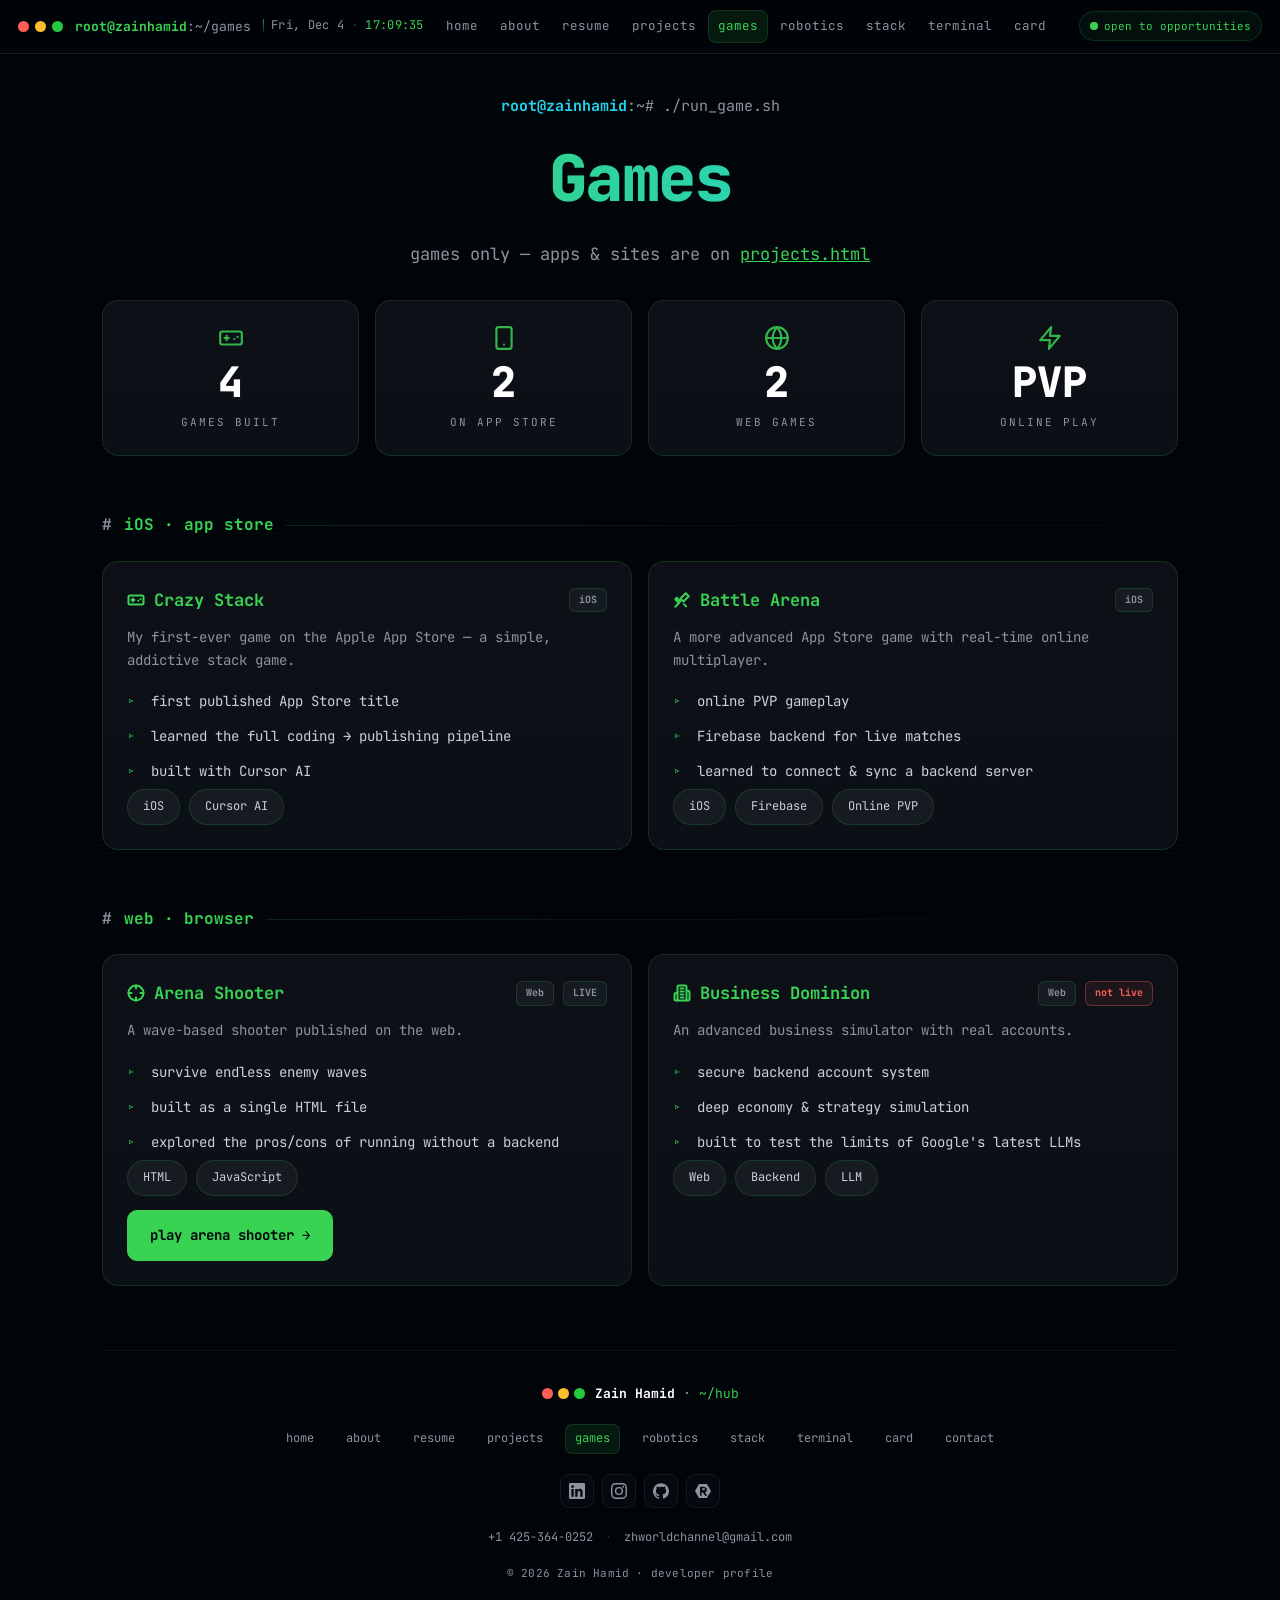
<file: docs/games.html>
<!DOCTYPE html>
<html lang="en">
<head>
<meta charset="UTF-8" />
<meta name="viewport" content="width=device-width, initial-scale=1.0" />
<script src="assets/boot-skip.js"></script>
<title>Games · Zain Hamid</title>
<meta name="description" content="Games built by Zain Hamid — iOS & web games including Crazy Stack, Battle Arena, Arena Shooter & Business Dominion." />
<meta name="author" content="Zain Hamid" />
<meta name="theme-color" content="#010409" />
<link rel="canonical" href="https://zhworldchannel-byte.github.io/zhworldchannel-byte/games.html" />
<meta property="og:type" content="website" />
<meta property="og:site_name" content="Zain Hamid · ~/hub" />
<meta property="og:title" content="Games · Zain Hamid" />
<meta property="og:description" content="iOS & web games — Crazy Stack, Battle Arena, Arena Shooter & Business Dominion." />
<meta property="og:url" content="https://zhworldchannel-byte.github.io/zhworldchannel-byte/games.html" />
<meta property="og:image" content="https://zhworldchannel-byte.github.io/zhworldchannel-byte/og-logo.png" />
<meta property="og:image:width" content="1200" />
<meta property="og:image:height" content="630" />
<meta property="og:image:alt" content="Zain Hamid — interactive developer portfolio" />
<meta name="twitter:card" content="summary_large_image" />
<meta name="twitter:title" content="Games · Zain Hamid" />
<meta name="twitter:description" content="iOS & web games — Crazy Stack, Battle Arena, Arena Shooter & Business Dominion." />
<meta name="twitter:image" content="https://zhworldchannel-byte.github.io/zhworldchannel-byte/og-logo.png" />
<link rel="preconnect" href="https://fonts.googleapis.com" />
<link rel="preconnect" href="https://fonts.gstatic.com" crossorigin />
<link href="https://fonts.googleapis.com/css2?family=JetBrains+Mono:wght@400;500;700;800&display=swap" rel="stylesheet" />
<link rel="stylesheet" href="assets/styles.css" />
</head>
<body>
<div id="boot" class="boot" aria-hidden="true">
  <div class="win">
    <div class="win-head"><i class="d r"></i><i class="d y"></i><i class="d g"></i><span class="tt">zain@hub — boot.sh</span></div>
    <div class="win-body">
      <div class="boot-id"><div class="glyph">&gt;_</div><div class="idm"><b>Zain Hamid</b><span>booting ~/hub environment</span></div></div>
      <div class="boot-steps" id="bootsteps"></div>
      <div class="boot-prog"><div class="track"><i id="bootbar"></i></div><span class="pct" id="bootpct">0%</span></div>
    </div>
  </div>
</div>
<canvas id="matrix"></canvas>

<nav class="nav">
  <div class="brand"><span class="dots"><i class="dot r"></i><i class="dot y"></i><i class="dot g"></i></span>
    <span><b>root@zainhamid</b>:~/games</span></div>
  <div class="links"></div>
  <span class="opp"><i class="pulse"></i>open to opportunities</span>
  <button class="burger" aria-label="menu">≡</button>
</nav>

<div class="wrap">

  <section class="hero reveal" style="padding-top:40px">
    <div class="prompt"><b>root@zainhamid</b>:~# ./run_game.sh</div>
    <h1 style="font-size:clamp(34px,6vw,64px)">Games</h1>
    <div class="role">games only — apps &amp; sites are on <a href="projects.html" style="color:var(--green)">projects.html</a></div>
  </section>

  <!-- STATS -->
  <div class="grid g4" style="margin-top:20px">
    <div class="card stat reveal"><div class="ico"><svg viewBox="0 0 24 24" aria-hidden="true"><line x1="6" y1="12" x2="10" y2="12"/><line x1="8" y1="10" x2="8" y2="14"/><line x1="15" y1="13" x2="15.01" y2="13"/><line x1="18" y1="11" x2="18.01" y2="11"/><rect x="2" y="6" width="20" height="12" rx="2"/></svg></div><div class="num">4</div><div class="lbl">Games Built</div></div>
    <div class="card stat reveal"><div class="ico"><svg viewBox="0 0 24 24" aria-hidden="true"><rect x="5" y="2" width="14" height="20" rx="2"/><line x1="12" y1="18" x2="12.01" y2="18"/></svg></div><div class="num">2</div><div class="lbl">On App Store</div></div>
    <div class="card stat reveal"><div class="ico"><svg viewBox="0 0 24 24" aria-hidden="true"><circle cx="12" cy="12" r="10"/><line x1="2" y1="12" x2="22" y2="12"/><path d="M12 2a15.3 15.3 0 0 1 4 10 15.3 15.3 0 0 1-4 10 15.3 15.3 0 0 1-4-10 15.3 15.3 0 0 1 4-10z"/></svg></div><div class="num">2</div><div class="lbl">Web Games</div></div>
    <div class="card stat reveal"><div class="ico"><svg viewBox="0 0 24 24" aria-hidden="true"><polygon points="13 2 3 14 12 14 11 22 21 10 12 10 13 2"/></svg></div><div class="num">PVP</div><div class="lbl">Online Play</div></div>
  </div>

  <!-- GAME CARDS -->
  <div class="shead"><span class="hash">#</span> iOS · app store</div>
  <div class="grid g2">
    <div class="card reveal"><h3><svg class="ic" viewBox="0 0 24 24" aria-hidden="true"><line x1="6" y1="12" x2="10" y2="12"/><line x1="8" y1="10" x2="8" y2="14"/><line x1="15" y1="13" x2="15.01" y2="13"/><line x1="18" y1="11" x2="18.01" y2="11"/><rect x="2" y="6" width="20" height="12" rx="2"/></svg>Crazy Stack <span class="tag ml">iOS</span></h3>
      <p>My first-ever game on the Apple App Store — a simple, addictive stack game.</p>
      <ul class="flist"><li>first published App Store title</li><li>learned the full coding → publishing pipeline</li><li>built with Cursor AI</li></ul>
      <div class="chips"><span class="chip">iOS</span><span class="chip">Cursor AI</span></div></div>
    <div class="card reveal"><h3><svg class="ic" viewBox="0 0 24 24" aria-hidden="true"><path d="m14.5 17.5 3 3"/><path d="M3 21 8 16l-5-5 2-2 5 5"/><path d="m17 3 4 4-7 7-4-4 7-7Z"/></svg>Battle Arena <span class="tag ml">iOS</span></h3>
      <p>A more advanced App Store game with real-time online multiplayer.</p>
      <ul class="flist"><li>online PVP gameplay</li><li>Firebase backend for live matches</li><li>learned to connect &amp; sync a backend server</li></ul>
      <div class="chips"><span class="chip">iOS</span><span class="chip">Firebase</span><span class="chip">Online PVP</span></div></div>
  </div>

  <div class="shead"><span class="hash">#</span> web · browser</div>
  <div class="grid g2">
    <div class="card reveal"><h3><svg class="ic" viewBox="0 0 24 24" aria-hidden="true"><circle cx="12" cy="12" r="10"/><line x1="22" y1="12" x2="18" y2="12"/><line x1="6" y1="12" x2="2" y2="12"/><line x1="12" y1="6" x2="12" y2="2"/><line x1="12" y1="22" x2="12" y2="18"/></svg>Arena Shooter <span class="tag ml">Web</span> <span class="tag">LIVE</span></h3>
      <p>A wave-based shooter published on the web.</p>
      <ul class="flist"><li>survive endless enemy waves</li><li>built as a single HTML file</li><li>explored the pros/cons of running without a backend</li></ul>
      <div class="chips"><span class="chip">HTML</span><span class="chip">JavaScript</span></div>
      <div class="btns" style="margin-top:14px"><a class="btn solid" href="https://arena-shoot.netlify.app/game.html" target="_blank" rel="noopener">play arena shooter →</a></div></div>
    <div class="card reveal"><h3><svg class="ic" viewBox="0 0 24 24" aria-hidden="true"><path d="M6 22V4a2 2 0 0 1 2-2h8a2 2 0 0 1 2 2v18Z"/><path d="M6 12H4a2 2 0 0 0-2 2v6a2 2 0 0 0 2 2h2"/><path d="M18 9h2a2 2 0 0 1 2 2v9a2 2 0 0 1-2 2h-2"/><path d="M10 6h4M10 10h4M10 14h4M10 18h4"/></svg>Business Dominion <span class="tag ml">Web</span> <span class="tag off">not live</span></h3>
      <p>An advanced business simulator with real accounts.</p>
      <ul class="flist"><li>secure backend account system</li><li>deep economy &amp; strategy simulation</li><li>built to test the limits of Google's latest LLMs</li></ul>
      <div class="chips"><span class="chip">Web</span><span class="chip">Backend</span><span class="chip">LLM</span></div></div>
  </div>

  <footer class="site-footer"></footer>
</div>
<script src="assets/app.js"></script>
</body>
</html>
</file>
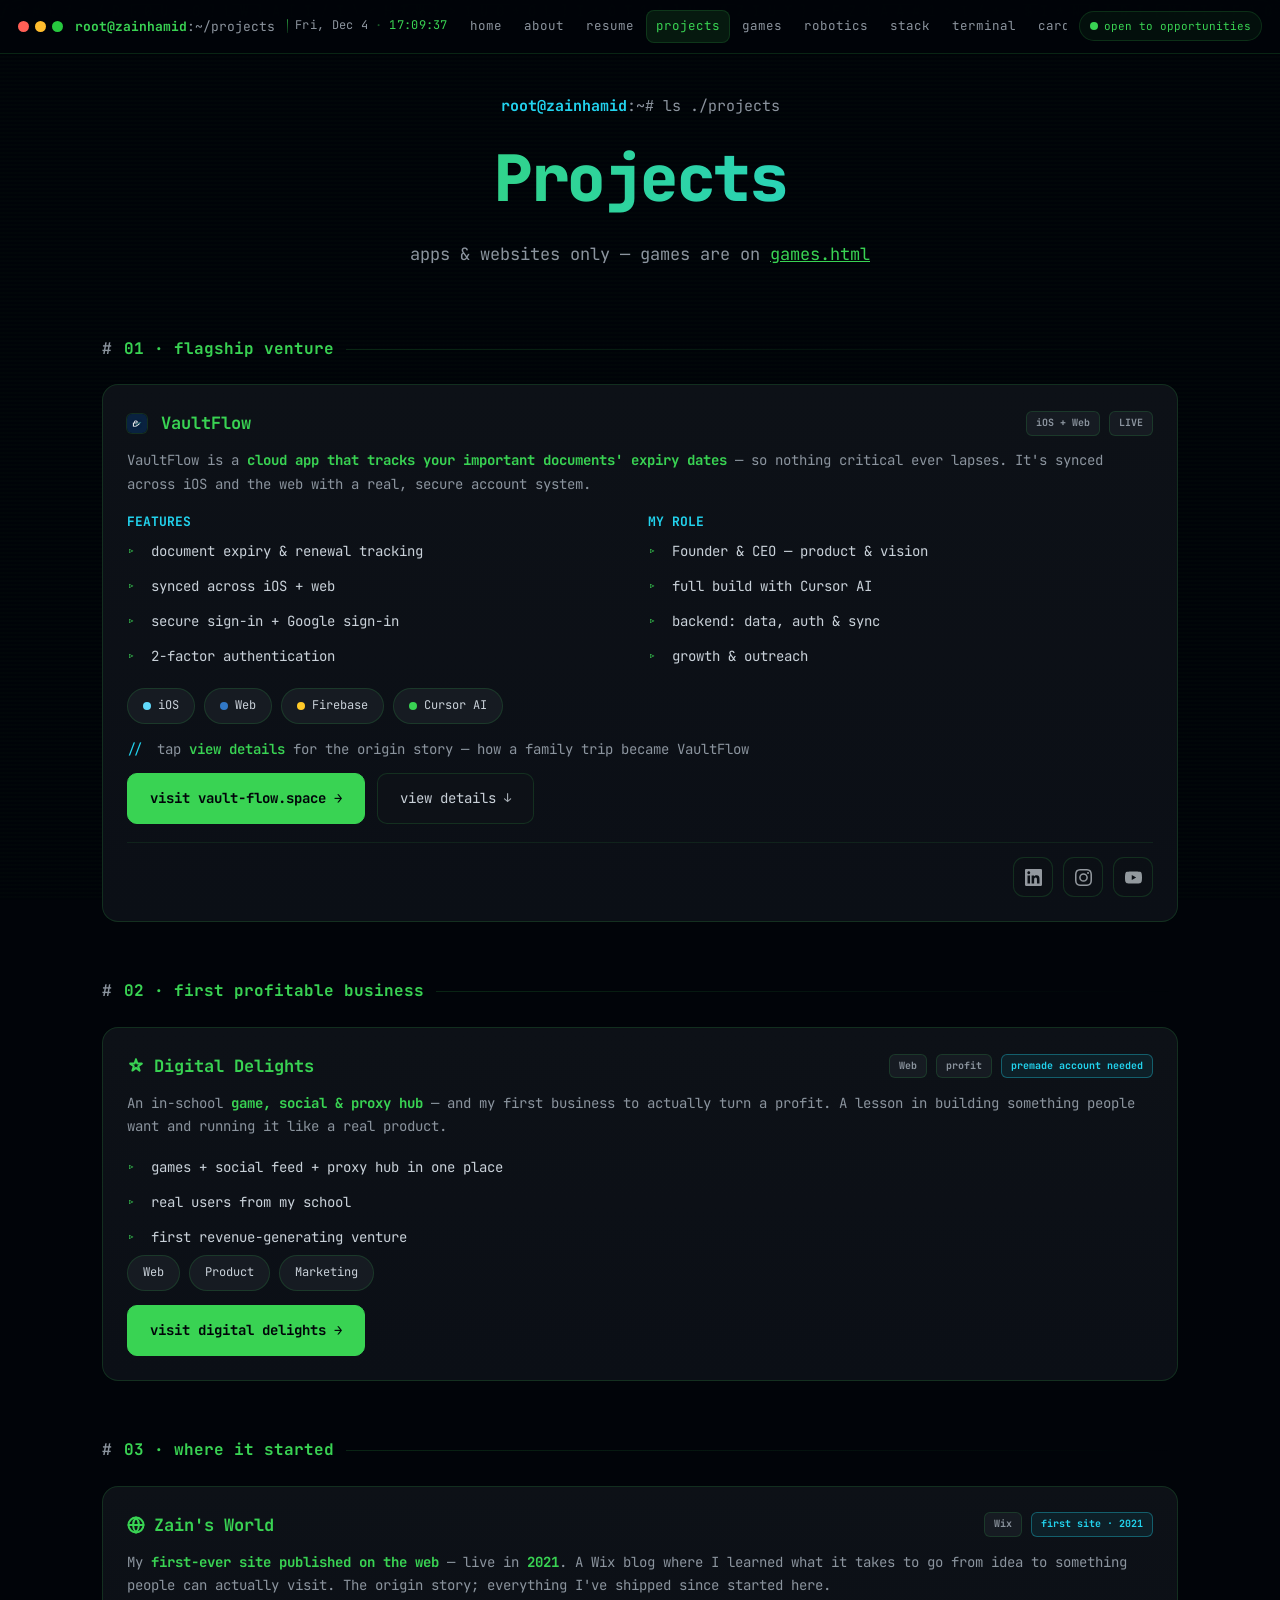
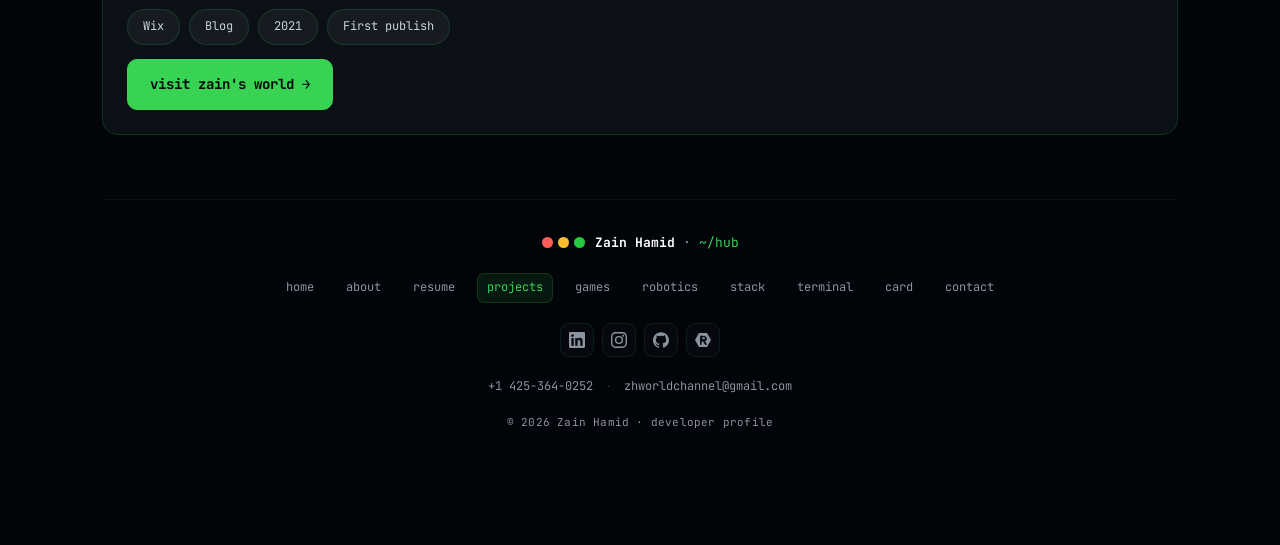
<file: docs/projects.html>
<!DOCTYPE html>
<html lang="en">
<head>
<meta charset="UTF-8" />
<meta name="viewport" content="width=device-width, initial-scale=1.0" />
<script src="assets/boot-skip.js"></script>
<title>Projects · Zain Hamid</title>
<meta name="description" content="Projects by Zain Hamid — VaultFlow, Digital Delights, Zain's World & more." />
<meta name="author" content="Zain Hamid" />
<meta name="theme-color" content="#010409" />
<link rel="canonical" href="https://zhworldchannel-byte.github.io/zhworldchannel-byte/projects.html" />
<meta property="og:type" content="website" />
<meta property="og:site_name" content="Zain Hamid · ~/hub" />
<meta property="og:title" content="Projects · Zain Hamid" />
<meta property="og:description" content="Case studies on VaultFlow, Digital Delights, Zain's World and more — real products, shipped." />
<meta property="og:url" content="https://zhworldchannel-byte.github.io/zhworldchannel-byte/projects.html" />
<meta property="og:image" content="https://zhworldchannel-byte.github.io/zhworldchannel-byte/og-logo.png" />
<meta property="og:image:width" content="1200" />
<meta property="og:image:height" content="630" />
<meta property="og:image:alt" content="Zain Hamid — interactive developer portfolio" />
<meta name="twitter:card" content="summary_large_image" />
<meta name="twitter:title" content="Projects · Zain Hamid" />
<meta name="twitter:description" content="VaultFlow, Digital Delights, Zain's World & more — real products, shipped." />
<meta name="twitter:image" content="https://zhworldchannel-byte.github.io/zhworldchannel-byte/og-logo.png" />
<link rel="preconnect" href="https://fonts.googleapis.com" />
<link rel="preconnect" href="https://fonts.gstatic.com" crossorigin />
<link href="https://fonts.googleapis.com/css2?family=JetBrains+Mono:wght@400;500;700;800&display=swap" rel="stylesheet" />
<link rel="stylesheet" href="assets/styles.css" />
</head>
<body>
<div id="boot" class="boot" aria-hidden="true">
  <div class="win">
    <div class="win-head"><i class="d r"></i><i class="d y"></i><i class="d g"></i><span class="tt">zain@hub — boot.sh</span></div>
    <div class="win-body">
      <div class="boot-id"><div class="glyph">&gt;_</div><div class="idm"><b>Zain Hamid</b><span>booting ~/hub environment</span></div></div>
      <div class="boot-steps" id="bootsteps"></div>
      <div class="boot-prog"><div class="track"><i id="bootbar"></i></div><span class="pct" id="bootpct">0%</span></div>
    </div>
  </div>
</div>
<canvas id="matrix"></canvas>

<nav class="nav">
  <div class="brand"><span class="dots"><i class="dot r"></i><i class="dot y"></i><i class="dot g"></i></span>
    <span><b>root@zainhamid</b>:~/projects</span></div>
  <div class="links"></div>
  <span class="opp"><i class="pulse"></i>open to opportunities</span>
  <button class="burger" aria-label="menu">≡</button>
</nav>

<div class="wrap">

  <section class="hero reveal" style="padding-top:40px">
    <div class="prompt"><b>root@zainhamid</b>:~# ls ./projects</div>
    <h1 style="font-size:clamp(34px,6vw,64px)">Projects</h1>
    <div class="role">apps &amp; websites only — games are on <a href="games.html" style="color:var(--green)">games.html</a></div>
  </section>

  <!-- VAULTFLOW -->
  <div class="shead" id="vaultflow"><span class="hash">#</span> 01 · flagship venture</div>
  <div class="card reveal vf-card">
    <h3><img class="vflogo" src="vaultflow-icon-square.png" alt="" onerror="this.style.display='none'" />VaultFlow <span class="tag ml">iOS + Web</span> <span class="tag">LIVE</span></h3>
    <p>VaultFlow is a <b style="color:var(--green)">cloud app that tracks your important documents' expiry dates</b> —
      so nothing critical ever lapses. It's synced across iOS and the web with a real, secure account system.</p>
    <div class="grid g2" style="margin-top:8px">
      <div><b style="color:var(--cyan);font-size:13px">FEATURES</b>
        <ul class="flist">
          <li>document expiry &amp; renewal tracking</li>
          <li>synced across iOS + web</li>
          <li>secure sign-in + Google sign-in</li>
          <li>2-factor authentication</li>
        </ul></div>
      <div><b style="color:var(--cyan);font-size:13px">MY ROLE</b>
        <ul class="flist">
          <li>Founder &amp; CEO — product &amp; vision</li>
          <li>full build with Cursor AI</li>
          <li>backend: data, auth &amp; sync</li>
          <li>growth &amp; outreach</li>
        </ul></div>
    </div>
    <div class="chips" style="margin:14px 0">
      <span class="chip"><span class="d" style="background:#61dafb"></span>iOS</span>
      <span class="chip"><span class="d" style="background:#3178c6"></span>Web</span>
      <span class="chip"><span class="d" style="background:#ffca28"></span>Firebase</span>
      <span class="chip"><span class="d" style="background:#39d353"></span>Cursor AI</span>
    </div>
    <p class="proj-more-hint"><span class="cmt">//</span> tap <b>view details</b> for the origin story — how a family trip became VaultFlow</p>
    <div class="btns vf-btns">
      <a class="btn solid" href="https://vault-flow.space/" target="_blank" rel="noopener">visit vault-flow.space →</a>
      <details id="vaultflow-details" class="proj-details">
        <summary class="btn proj-details-btn">view details <span class="chev" aria-hidden="true">↓</span></summary>
        <div class="proj-detail-body">
          <div class="proj-detail-label">WHY I BUILT VAULTFLOW</div>
          <p>VaultFlow didn't start in a boardroom. It started at home.</p>
          <p>My family was planning a trip to Canada — everyone was hyped. Then my dad mentioned my sister's passport was
            <b style="color:var(--green)">expired</b>. The excitement dropped instantly.</p>
          <p>He was frustrated. He had <b style="color:var(--green)">no idea the passport was even close to expiring</b>.
            If he'd known even a few months earlier, he would've renewed it in time. Instead, it became a last-minute
            problem that nearly derailed the whole trip.</p>
          <p>That stuck with me. It's not just passports — driver's licenses, insurance, subscriptions, school forms,
            visas. Important things expire quietly in the background until they suddenly aren't optional anymore.</p>
          <p>I started asking: what if there was one place that tracked all of that and warned you
            <b style="color:var(--green)">before</b> the deadline, not after? That's when I built VaultFlow — a cloud app
            to track document and subscription expiry dates across iOS and the web, so nothing critical lapses without
            you knowing first.</p>
        </div>
      </details>
    </div>
    <div class="vf-card-foot">
      <div class="vf-socials" aria-label="VaultFlow social links">
        <a class="vf-soc" href="https://www.linkedin.com/company/vaultflow-expirytracker/" target="_blank" rel="noopener" aria-label="VaultFlow on LinkedIn"><svg viewBox="0 0 24 24" aria-hidden="true"><path d="M20.447 20.452h-3.554v-5.569c0-1.328-.027-3.037-1.852-3.037-1.853 0-2.136 1.445-2.136 2.939v5.667H9.351V9h3.414v1.561h.046c.477-.9 1.637-1.85 3.37-1.85 3.601 0 4.267 2.37 4.267 5.455v6.286zM5.337 7.433c-1.144 0-2.063-.926-2.063-2.065 0-1.138.92-2.063 2.063-2.063 1.14 0 2.064.925 2.064 2.063 0 1.139-.925 2.065-2.064 2.065zm1.782 13.019H3.555V9h3.564v11.452zM22.225 0H1.771C.792 0 0 .774 0 1.729v20.542C0 23.227.792 24 1.771 24h20.451C23.2 24 24 23.227 24 22.271V1.729C24 .774 23.2 0 22.225 0z"/></svg></a>
        <a class="vf-soc" href="https://www.instagram.com/vaultflowofficial/" target="_blank" rel="noopener" aria-label="VaultFlow on Instagram"><svg viewBox="0 0 24 24" aria-hidden="true"><path d="M12 2.163c3.204 0 3.584.012 4.85.07 3.252.148 4.771 1.691 4.919 4.919.058 1.265.069 1.645.069 4.849 0 3.205-.012 3.584-.069 4.849-.149 3.225-1.664 4.771-4.919 4.919-1.266.058-1.644.07-4.85.07-3.204 0-3.584-.012-4.849-.07-3.26-.149-4.771-1.699-4.919-4.92-.058-1.265-.07-1.644-.07-4.849 0-3.204.013-3.583.07-4.849.149-3.227 1.664-4.771 4.919-4.919 1.266-.057 1.645-.069 4.849-.069zM12 0C8.741 0 8.333.014 7.053.072 2.695.272.273 2.69.073 7.052.014 8.333 0 8.741 0 12c0 3.259.014 3.668.072 4.948.2 4.358 2.618 6.78 6.98 6.98C8.333 23.986 8.741 24 12 24c3.259 0 3.668-.014 4.948-.072 4.354-.2 6.782-2.618 6.979-6.98.059-1.28.073-1.689.073-4.948 0-3.259-.014-3.667-.072-4.947-.196-4.354-2.617-6.78-6.979-6.98C15.668.014 15.259 0 12 0zm0 5.838a6.162 6.162 0 100 12.324 6.162 6.162 0 000-12.324zM12 16a4 4 0 110-8 4 4 0 010 8zm6.406-11.845a1.44 1.44 0 100 2.881 1.44 1.44 0 000-2.881z"/></svg></a>
        <a class="vf-soc" href="https://www.youtube.com/@VaultFlowOFFICIAL" target="_blank" rel="noopener" aria-label="VaultFlow on YouTube"><svg viewBox="0 0 24 24" aria-hidden="true"><path d="M23.498 6.186a3.016 3.016 0 0 0-2.122-2.136C19.505 3.545 12 3.545 12 3.545s-7.505 0-9.377.505A3.017 3.017 0 0 0 .502 6.186C0 8.07 0 12 0 12s0 3.93.502 5.814a3.016 3.016 0 0 0 2.122 2.136c1.871.505 9.376.505 9.376.505s7.505 0 9.377-.505a3.015 3.015 0 0 0 2.122-2.136C24 15.93 24 12 24 12s0-3.93-.502-5.814zM9.545 15.568V8.432L15.818 12l-6.273 3.568z"/></svg></a>
      </div>
    </div>
  </div>

  <!-- DIGITAL DELIGHTS -->
  <div class="shead" id="digital-delights"><span class="hash">#</span> 02 · first profitable business</div>
  <div class="card reveal">
    <h3><svg class="ic" viewBox="0 0 24 24" aria-hidden="true"><path d="m12 3-1.9 5.8H4.2l4.9 3.5-1.9 5.8L12 14.5l4.8 3.6-1.9-5.8 4.9-3.5h-6l-1.9-5.8Z"/></svg>Digital Delights <span class="tag ml">Web</span> <span class="tag">profit</span> <span class="tag note">premade account needed</span></h3>
    <p>An in-school <b style="color:var(--green)">game, social &amp; proxy hub</b> — and my first business to actually turn
      a profit. A lesson in building something people want and running it like a real product.</p>
    <ul class="flist">
      <li>games + social feed + proxy hub in one place</li>
      <li>real users from my school</li>
      <li>first revenue-generating venture</li>
    </ul>
    <div class="chips"><span class="chip">Web</span><span class="chip">Product</span><span class="chip">Marketing</span></div>
    <div class="btns" style="margin-top:14px"><a class="btn solid" href="https://tuffsite.web.app/" target="_blank" rel="noopener">visit digital delights →</a></div>
  </div>

  <!-- ZAIN'S WORLD -->
  <div class="shead" id="zains-world"><span class="hash">#</span> 03 · where it started</div>
  <div class="card reveal">
    <h3><svg class="ic" viewBox="0 0 24 24" aria-hidden="true"><circle cx="12" cy="12" r="10"/><line x1="2" y1="12" x2="22" y2="12"/><path d="M12 2a15.3 15.3 0 0 1 4 10 15.3 15.3 0 0 1-4 10 15.3 15.3 0 0 1-4-10 15.3 15.3 0 0 1 4-10z"/></svg>Zain's World <span class="tag ml">Wix</span> <span class="tag note">first site · 2021</span></h3>
    <p>My <b style="color:var(--green)">first-ever site published on the web</b> — live in <b style="color:var(--green)">2021</b>.
      A Wix blog where I learned what it takes to go from idea to something people can actually visit. The origin story;
      everything I've shipped since started here.</p>
    <div class="chips"><span class="chip">Wix</span><span class="chip">Blog</span><span class="chip">2021</span><span class="chip">First publish</span></div>
    <div class="btns" style="margin-top:14px"><a class="btn solid" href="https://zainhamidzia.wixsite.com/website" target="_blank" rel="noopener">visit zain's world →</a></div>
  </div>

  <footer class="site-footer"></footer>
</div>
<script src="assets/app.js"></script>
<script>
(function(){
  var d=document.getElementById('vaultflow-details');
  if(d&&(location.hash==='#vaultflow'||location.hash==='#vaultflow-details')){d.open=true;d.scrollIntoView({behavior:'smooth',block:'nearest'});}
})();
</script>
</body>
</html>
</file>
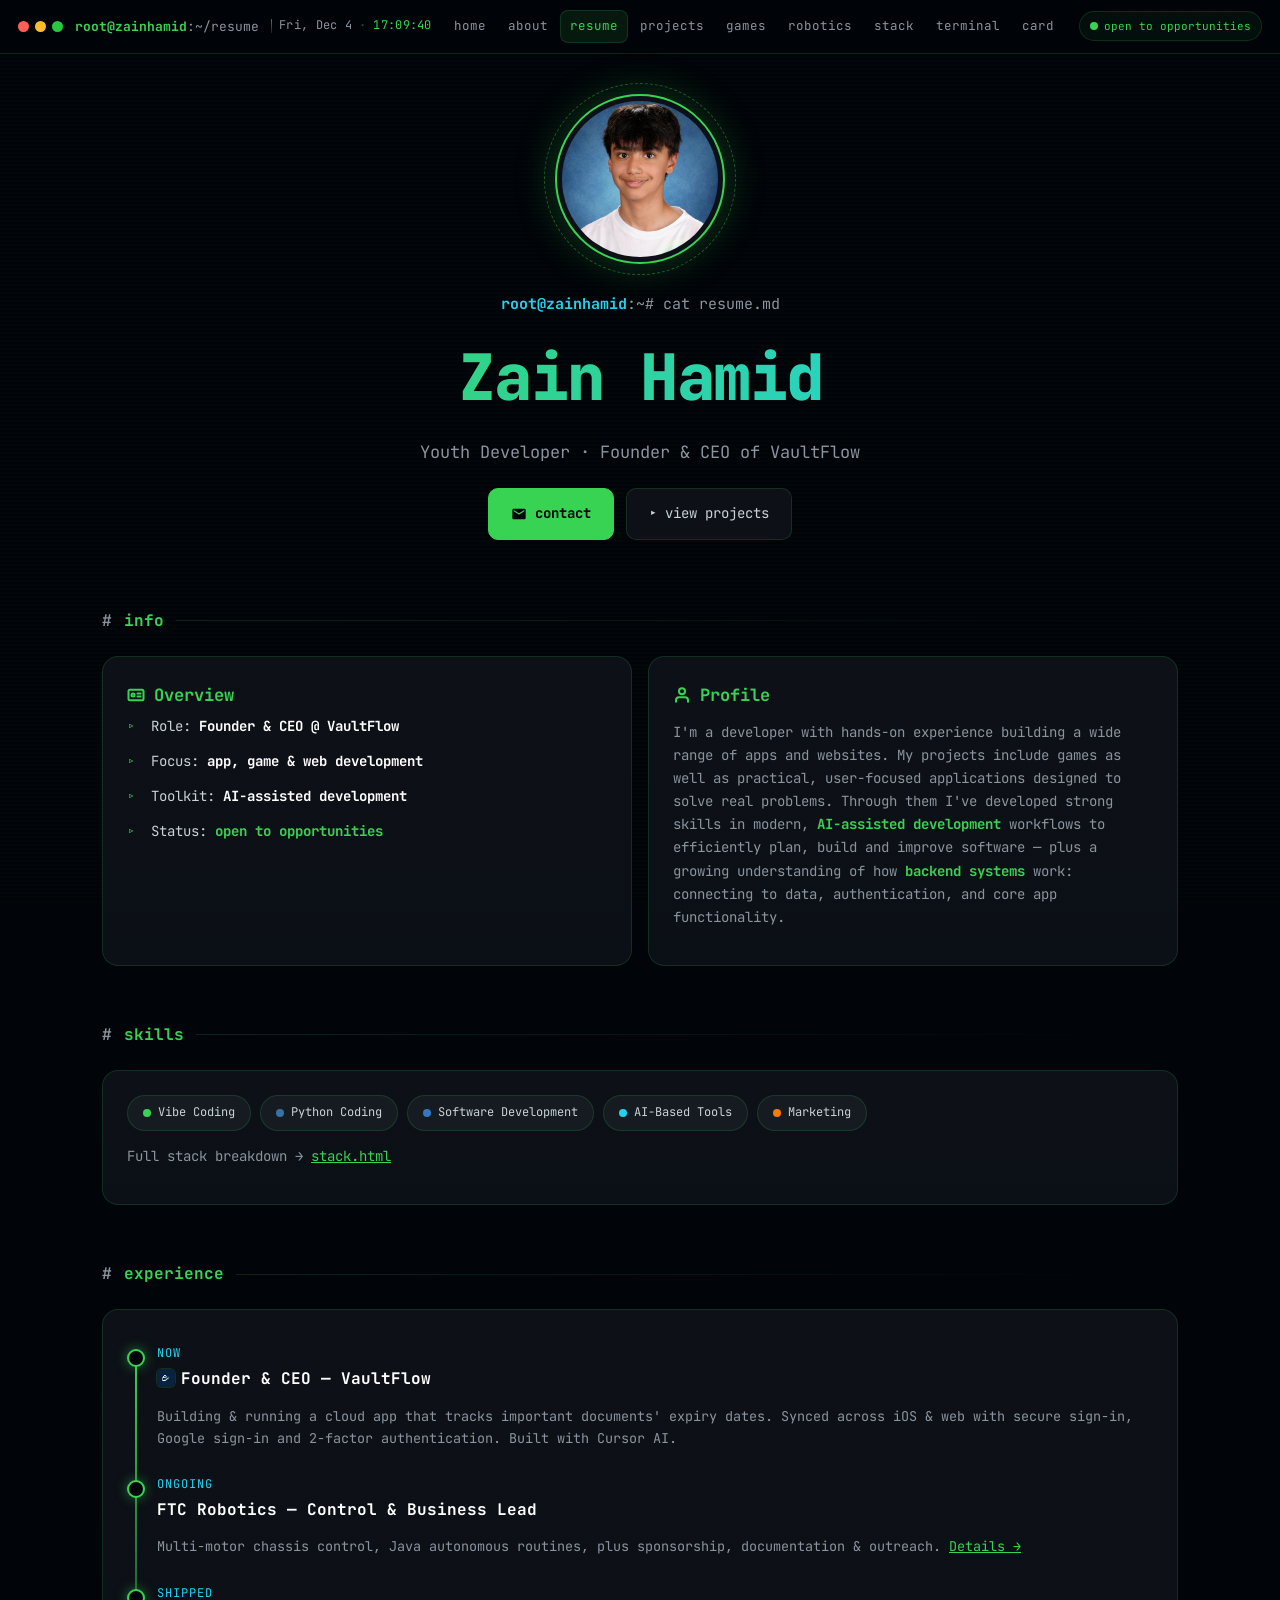
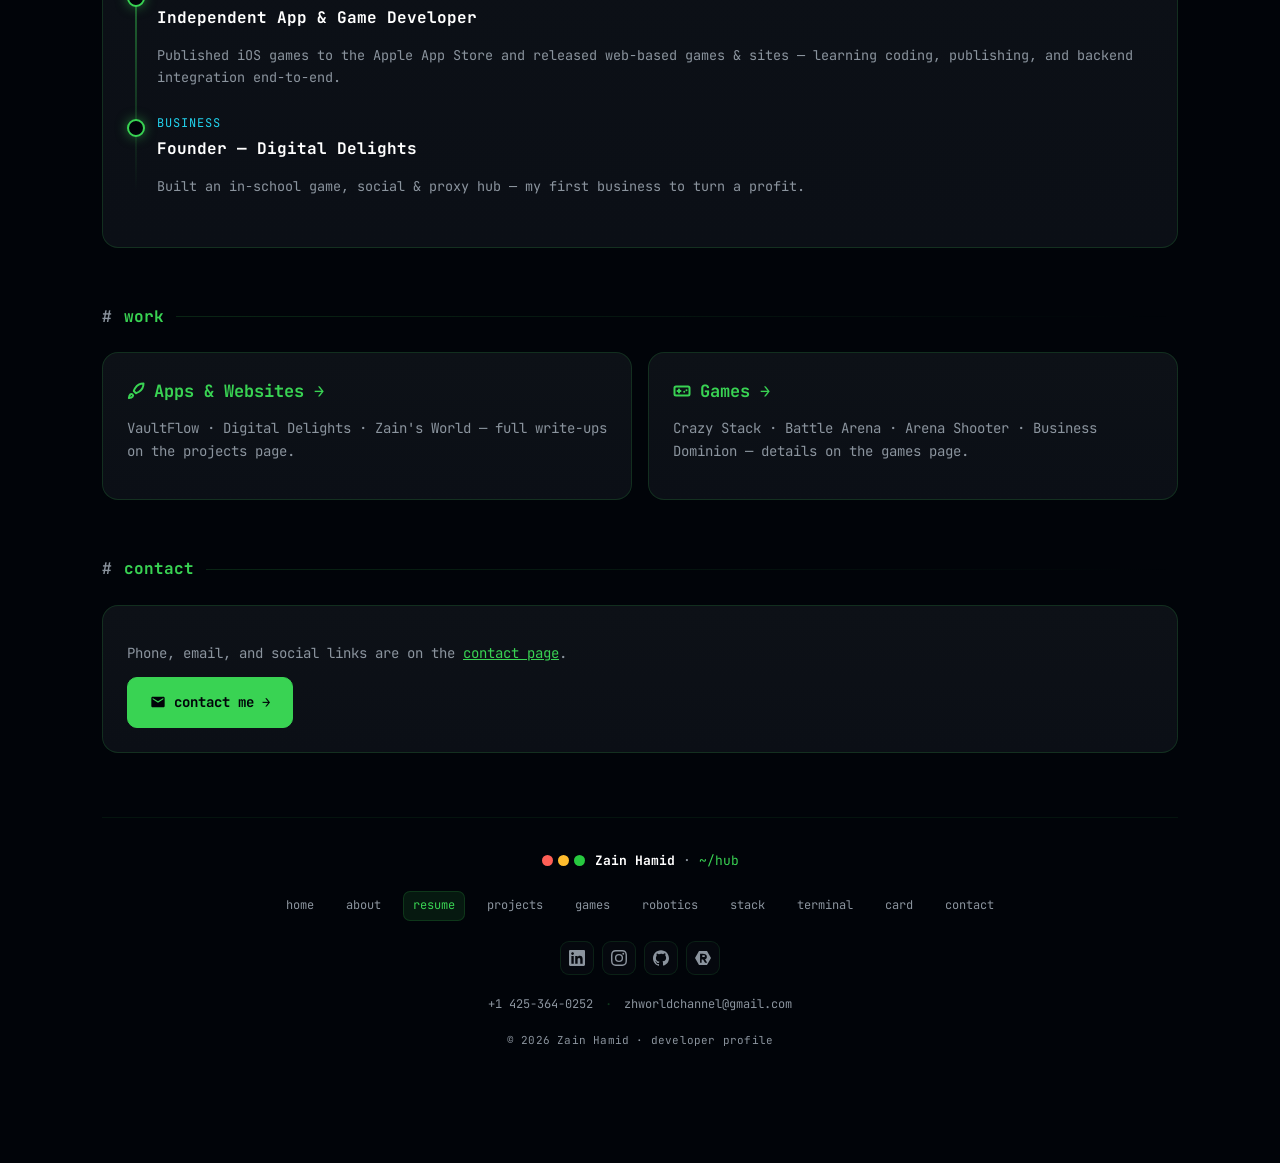
<file: docs/resume.html>
<!DOCTYPE html>
<html lang="en">
<head>
<meta charset="UTF-8" />
<meta name="viewport" content="width=device-width, initial-scale=1.0" />
<script src="assets/boot-skip.js"></script>
<title>Résumé · Zain Hamid</title>
<meta name="description" content="Résumé — Zain Hamid, Youth Developer & Founder/CEO of VaultFlow." />
<meta name="author" content="Zain Hamid" />
<meta name="theme-color" content="#010409" />
<link rel="canonical" href="https://zhworldchannel-byte.github.io/zhworldchannel-byte/resume.html" />
<meta property="og:type" content="website" />
<meta property="og:site_name" content="Zain Hamid · ~/hub" />
<meta property="og:title" content="Résumé · Zain Hamid" />
<meta property="og:description" content="Youth Developer & Founder/CEO of VaultFlow — skills, experience, projects and contact." />
<meta property="og:url" content="https://zhworldchannel-byte.github.io/zhworldchannel-byte/resume.html" />
<meta property="og:image" content="https://zhworldchannel-byte.github.io/zhworldchannel-byte/og-logo.png" />
<meta property="og:image:width" content="1200" />
<meta property="og:image:height" content="630" />
<meta property="og:image:alt" content="Zain Hamid — interactive developer portfolio" />
<meta name="twitter:card" content="summary_large_image" />
<meta name="twitter:title" content="Résumé · Zain Hamid" />
<meta name="twitter:description" content="Youth Developer & Founder/CEO of VaultFlow." />
<meta name="twitter:image" content="https://zhworldchannel-byte.github.io/zhworldchannel-byte/og-logo.png" />
<link rel="preconnect" href="https://fonts.googleapis.com" />
<link rel="preconnect" href="https://fonts.gstatic.com" crossorigin />
<link href="https://fonts.googleapis.com/css2?family=JetBrains+Mono:wght@400;500;700;800&display=swap" rel="stylesheet" />
<link rel="stylesheet" href="assets/styles.css" />
</head>
<body>
<div id="boot" class="boot" aria-hidden="true">
  <div class="win">
    <div class="win-head"><i class="d r"></i><i class="d y"></i><i class="d g"></i><span class="tt">zain@hub — boot.sh</span></div>
    <div class="win-body">
      <div class="boot-id"><div class="glyph">&gt;_</div><div class="idm"><b>Zain Hamid</b><span>booting ~/hub environment</span></div></div>
      <div class="boot-steps" id="bootsteps"></div>
      <div class="boot-prog"><div class="track"><i id="bootbar"></i></div><span class="pct" id="bootpct">0%</span></div>
    </div>
  </div>
</div>
<canvas id="matrix"></canvas>

<nav class="nav">
  <div class="brand"><span class="dots"><i class="dot r"></i><i class="dot y"></i><i class="dot g"></i></span>
    <span><b>root@zainhamid</b>:~/resume</span></div>
  <div class="links"></div>
  <span class="opp"><i class="pulse"></i>open to opportunities</span>
  <button class="burger" aria-label="menu">≡</button>
</nav>

<div class="wrap">

  <!-- HEADER -->
  <section class="hero reveal" style="padding-top:40px">
    <div class="ring"><img class="avatar" src="assets/zain.jpg" alt="Zain Hamid"
      onerror="this.replaceWith(Object.assign(document.createElement('div'),{className:'avatar',style:'display:flex;align-items:center;justify-content:center;font-size:52px;font-weight:800;color:#39d353',textContent:'ZH'}))" /></div>
    <div class="prompt" style="margin-top:20px"><b>root@zainhamid</b>:~# cat resume.md</div>
    <h1 style="font-size:clamp(34px,6vw,64px)">Zain Hamid</h1>
    <div class="role">Youth Developer · Founder &amp; CEO of VaultFlow</div>
    <div class="btns c" style="margin-top:22px">
      <a class="btn solid" href="contact.html"><svg class="cico" viewBox="0 0 24 24" aria-hidden="true"><path d="M20 4H4c-1.1 0-1.99.9-1.99 2L2 18c0 1.1.9 2 2 2h16c1.1 0 2-.9 2-2V6c0-1.1-.9-2-2-2zm0 4l-8 5-8-5V6l8 5 8-5v2z"/></svg>contact</a>
      <a class="btn" href="projects.html">▸ view projects</a>
    </div>
  </section>

  <!-- INFO + PROFILE -->
  <div class="shead"><span class="hash">#</span> info</div>
  <div class="grid g2">
    <div class="card reveal"><h3><svg class="ic" viewBox="0 0 24 24" aria-hidden="true"><rect x="2" y="5" width="20" height="14" rx="2"/><circle cx="8" cy="12" r="2"/><path d="M14 10h4M14 14h4"/></svg>Overview</h3>
      <ul class="flist">
        <li>Role: <b style="color:#fff">Founder &amp; CEO @ VaultFlow</b></li>
        <li>Focus: <b style="color:#fff">app, game &amp; web development</b></li>
        <li>Toolkit: <b style="color:#fff">AI-assisted development</b></li>
        <li>Status: <b style="color:var(--green)">open to opportunities</b></li>
      </ul>
    </div>
    <div class="card reveal"><h3><svg class="ic" viewBox="0 0 24 24" aria-hidden="true"><path d="M20 21v-2a4 4 0 0 0-4-4H8a4 4 0 0 0-4 4v2"/><circle cx="12" cy="7" r="4"/></svg>Profile</h3>
      <p>I'm a developer with hands-on experience building a wide range of apps and websites. My projects include games as well as
      practical, user-focused applications designed to solve real problems. Through them I've developed strong skills in
      modern, <b style="color:var(--green)">AI-assisted development</b> workflows to efficiently plan, build and improve
      software — plus a growing understanding of how <b style="color:var(--green)">backend systems</b> work: connecting to
      data, authentication, and core app functionality.</p>
    </div>
  </div>

  <!-- SKILLS -->
  <div class="shead"><span class="hash">#</span> skills</div>
  <div class="card reveal">
    <div class="chips">
      <span class="chip"><span class="d" style="background:#39d353"></span>Vibe Coding</span>
      <span class="chip"><span class="d" style="background:#3572A5"></span>Python Coding</span>
      <span class="chip"><span class="d" style="background:#3178c6"></span>Software Development</span>
      <span class="chip"><span class="d" style="background:#22d3ee"></span>AI-Based Tools</span>
      <span class="chip"><span class="d" style="background:#f57c00"></span>Marketing</span>
    </div>
    <p style="margin-top:14px;color:var(--muted);font-size:14px">Full stack breakdown → <a href="stack.html" style="color:var(--green)">stack.html</a></p>
  </div>

  <!-- EXPERIENCE -->
  <div class="shead"><span class="hash">#</span> experience</div>
  <div class="card reveal">
    <div class="timeline">
      <div class="tl"><div class="yr">NOW</div><h4><img class="vflogo" src="vaultflow-icon-square.png" alt="" onerror="this.style.display='none'" />Founder &amp; CEO — VaultFlow</h4>
        <p>Building &amp; running a cloud app that tracks important documents' expiry dates. Synced across iOS &amp; web with
        secure sign-in, Google sign-in and 2-factor authentication. Built with Cursor AI.</p></div>
      <div class="tl"><div class="yr">ONGOING</div><h4>FTC Robotics — Control &amp; Business Lead</h4>
        <p>Multi-motor chassis control, Java autonomous routines, plus sponsorship, documentation &amp; outreach.
        <a href="robotics.html" style="color:var(--green)">Details →</a></p></div>
      <div class="tl"><div class="yr">SHIPPED</div><h4>Independent App &amp; Game Developer</h4>
        <p>Published iOS games to the Apple App Store and released web-based games &amp; sites — learning coding, publishing,
        and backend integration end-to-end.</p></div>
      <div class="tl"><div class="yr">BUSINESS</div><h4>Founder — Digital Delights</h4>
        <p>Built an in-school game, social &amp; proxy hub — my first business to turn a profit.</p></div>
    </div>
  </div>

  <!-- WORK (links only — details live on projects & games pages) -->
  <div class="shead"><span class="hash">#</span> work</div>
  <div class="grid g2">
    <a class="card reveal" href="projects.html" style="text-decoration:none"><h3><svg class="ic" viewBox="0 0 24 24" aria-hidden="true"><path d="M4.5 16.5c-1.5 1.26-2 5-2 5s3.74-.5 5-2c.71-.84.7-2.13-.09-2.91a2.18 2.18 0 0 0-2.91-.09z"/><path d="m12 15-3-3a22 22 0 0 1 2-3.95A12.88 12.88 0 0 1 22 2c0 2.72-.78 7.5-6 11a22.35 22.35 0 0 1-4 2z"/></svg>Apps &amp; Websites →</h3>
      <p>VaultFlow · Digital Delights · Zain's World — full write-ups on the projects page.</p></a>
    <a class="card reveal" href="games.html" style="text-decoration:none"><h3><svg class="ic" viewBox="0 0 24 24" aria-hidden="true"><line x1="6" y1="12" x2="10" y2="12"/><line x1="8" y1="10" x2="8" y2="14"/><line x1="15" y1="13" x2="15.01" y2="13"/><line x1="18" y1="11" x2="18.01" y2="11"/><rect x="2" y="6" width="20" height="12" rx="2"/></svg>Games →</h3>
      <p>Crazy Stack · Battle Arena · Arena Shooter · Business Dominion — details on the games page.</p></a>
  </div>

  <!-- CONTACT -->
  <div class="shead"><span class="hash">#</span> contact</div>
  <div class="card reveal">
    <p>Phone, email, and social links are on the <a href="contact.html" style="color:var(--green)">contact page</a>.</p>
    <div class="btns" style="margin-top:10px"><a class="btn solid" href="contact.html"><svg class="cico" viewBox="0 0 24 24" aria-hidden="true"><path d="M20 4H4c-1.1 0-1.99.9-1.99 2L2 18c0 1.1.9 2 2 2h16c1.1 0 2-.9 2-2V6c0-1.1-.9-2-2-2zm0 4l-8 5-8-5V6l8 5 8-5v2z"/></svg>contact me →</a></div>
  </div>

  <footer class="site-footer"></footer>
</div>
<script src="assets/app.js"></script>
</body>
</html>
</file>
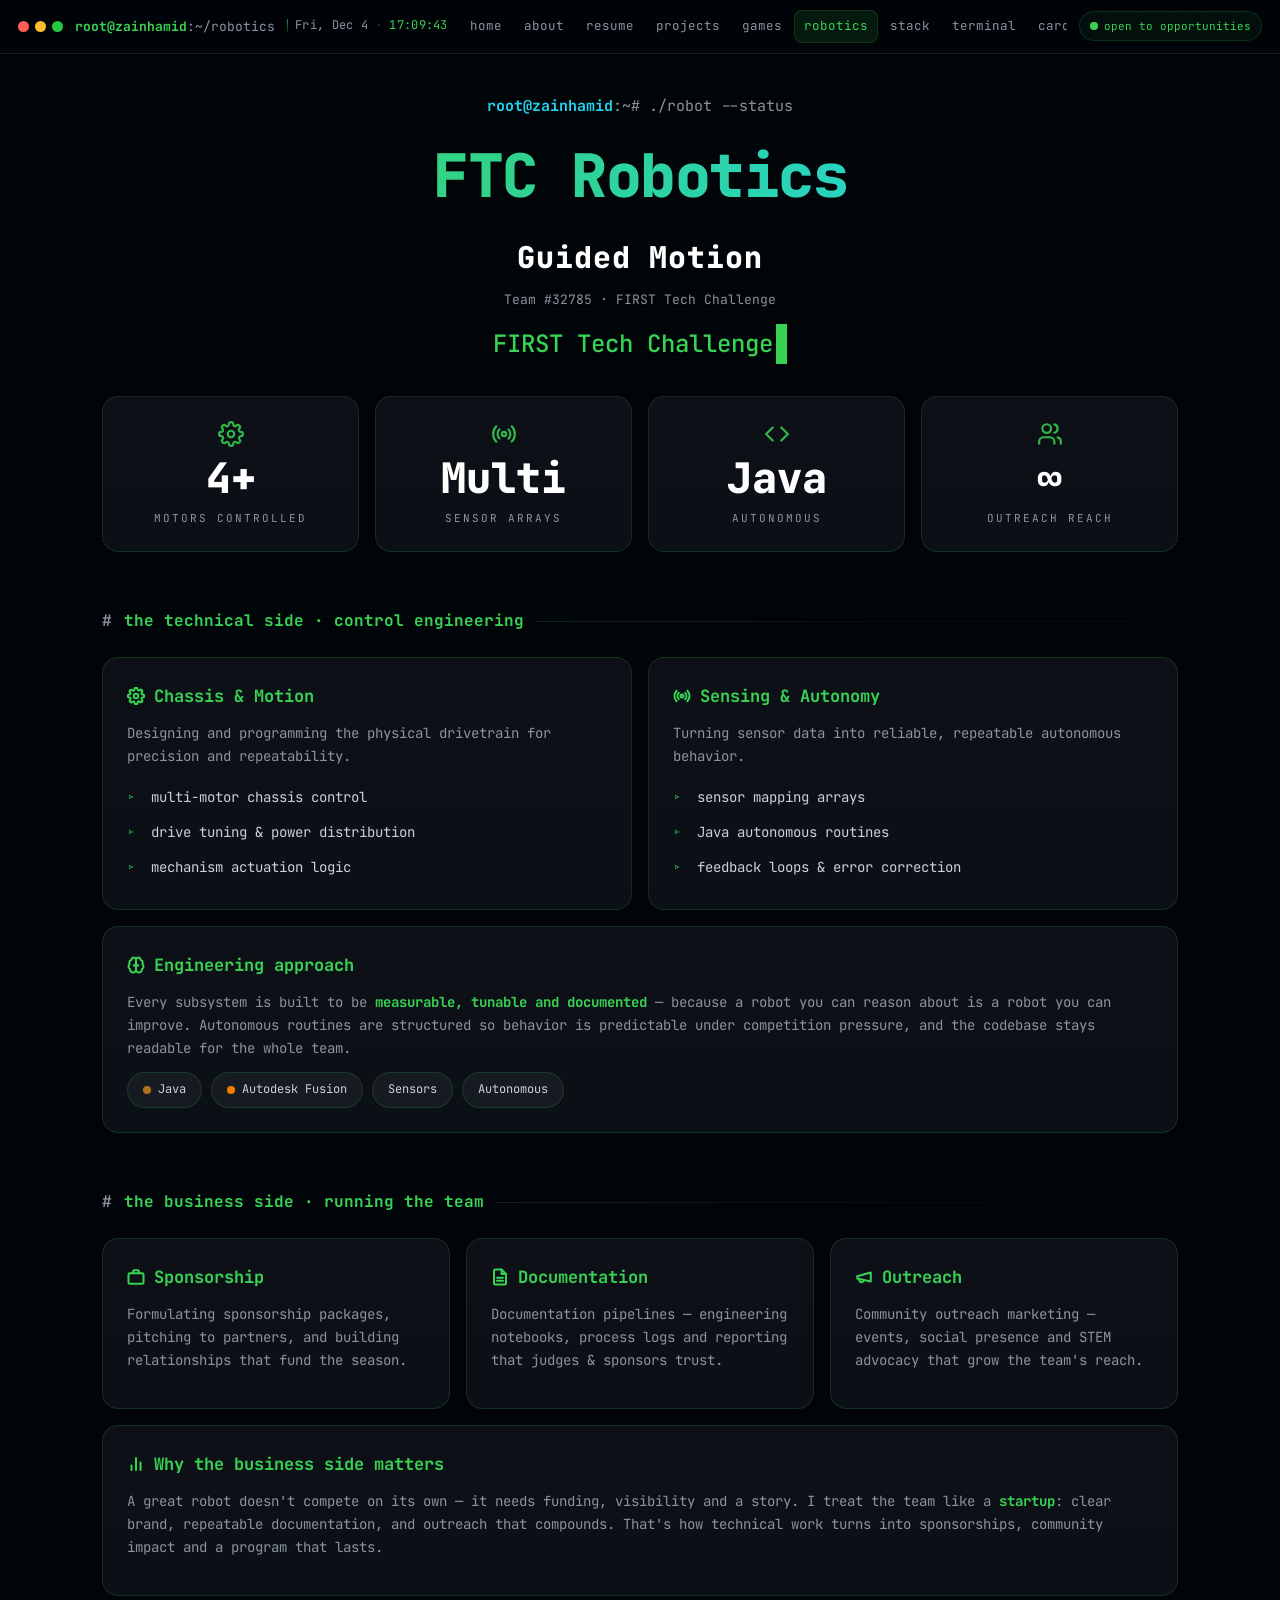
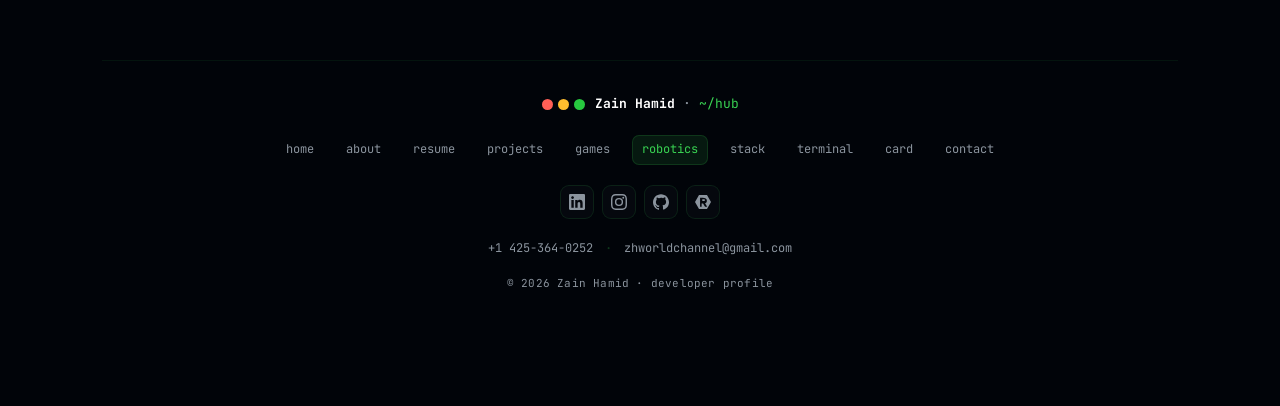
<file: docs/robotics.html>
<!DOCTYPE html>
<html lang="en">
<head>
<meta charset="UTF-8" />
<meta name="viewport" content="width=device-width, initial-scale=1.0" />
<script src="assets/boot-skip.js"></script>
<title>Robotics · Zain Hamid</title>
<meta name="description" content="Zain Hamid's FIRST Tech Challenge robotics — control engineering and team business operations." />
<meta name="author" content="Zain Hamid" />
<meta name="theme-color" content="#010409" />
<link rel="canonical" href="https://zhworldchannel-byte.github.io/zhworldchannel-byte/robotics.html" />
<meta property="og:type" content="website" />
<meta property="og:site_name" content="Zain Hamid · ~/hub" />
<meta property="og:title" content="Robotics · Zain Hamid" />
<meta property="og:description" content="FIRST Tech Challenge — control engineering, Java autonomous, plus team business & outreach." />
<meta property="og:url" content="https://zhworldchannel-byte.github.io/zhworldchannel-byte/robotics.html" />
<meta property="og:image" content="https://zhworldchannel-byte.github.io/zhworldchannel-byte/og-logo.png" />
<meta property="og:image:width" content="1200" />
<meta property="og:image:height" content="630" />
<meta property="og:image:alt" content="Zain Hamid — interactive developer portfolio" />
<meta name="twitter:card" content="summary_large_image" />
<meta name="twitter:title" content="Robotics · Zain Hamid" />
<meta name="twitter:description" content="FIRST Tech Challenge — control engineering plus team business & outreach." />
<meta name="twitter:image" content="https://zhworldchannel-byte.github.io/zhworldchannel-byte/og-logo.png" />
<link rel="preconnect" href="https://fonts.googleapis.com" />
<link rel="preconnect" href="https://fonts.gstatic.com" crossorigin />
<link href="https://fonts.googleapis.com/css2?family=JetBrains+Mono:wght@400;500;700;800&display=swap" rel="stylesheet" />
<link rel="stylesheet" href="assets/styles.css" />
</head>
<body>
<div id="boot" class="boot" aria-hidden="true">
  <div class="win">
    <div class="win-head"><i class="d r"></i><i class="d y"></i><i class="d g"></i><span class="tt">zain@hub — boot.sh</span></div>
    <div class="win-body">
      <div class="boot-id"><div class="glyph">&gt;_</div><div class="idm"><b>Zain Hamid</b><span>booting ~/hub environment</span></div></div>
      <div class="boot-steps" id="bootsteps"></div>
      <div class="boot-prog"><div class="track"><i id="bootbar"></i></div><span class="pct" id="bootpct">0%</span></div>
    </div>
  </div>
</div>
<canvas id="matrix"></canvas>

<nav class="nav">
  <div class="brand"><span class="dots"><i class="dot r"></i><i class="dot y"></i><i class="dot g"></i></span>
    <span><b>root@zainhamid</b>:~/robotics</span></div>
  <div class="links"></div>
  <span class="opp"><i class="pulse"></i>open to opportunities</span>
  <button class="burger" aria-label="menu">≡</button>
</nav>

<div class="wrap">

  <section class="hero reveal" style="padding-top:40px">
    <div class="prompt"><b>root@zainhamid</b>:~# ./robot --status</div>
    <h1 style="font-size:clamp(32px,6vw,60px)">FTC Robotics</h1>
    <div class="team-brand">
      <p class="team-name">Guided Motion</p>
      <p class="team-id">Team #32785 · FIRST Tech Challenge</p>
    </div>
    <div class="type"><span data-type='["FIRST Tech Challenge","control engineering + business ops","building robots &amp; building a team"]'></span><span class="cursor">&nbsp;</span></div>
  </section>

  <!-- QUICK STATS -->
  <div class="grid g4" style="margin-top:20px">
    <div class="card stat reveal"><div class="ico"><svg viewBox="0 0 24 24" aria-hidden="true"><circle cx="12" cy="12" r="3"/><path d="M19.4 15a1.65 1.65 0 0 0 .33 1.82l.06.06a2 2 0 0 1-2.83 2.83l-.06-.06a1.65 1.65 0 0 0-1.82-.33 1.65 1.65 0 0 0-1 1.51V21a2 2 0 0 1-4 0v-.09A1.65 1.65 0 0 0 9 19.4a1.65 1.65 0 0 0-1.82.33l-.06.06a2 2 0 0 1-2.83-2.83l.06-.06A1.65 1.65 0 0 0 4.68 15a1.65 1.65 0 0 0-1.51-1H3a2 2 0 0 1 0-4h.09A1.65 1.65 0 0 0 4.6 9a1.65 1.65 0 0 0-.33-1.82l-.06-.06a2 2 0 0 1 2.83-2.83l.06.06A1.65 1.65 0 0 0 9 4.68a1.65 1.65 0 0 0 1-1.51V3a2 2 0 0 1 4 0v.09a1.65 1.65 0 0 0 1 1.51 1.65 1.65 0 0 0 1.82-.33l.06-.06a2 2 0 0 1 2.83 2.83l-.06.06A1.65 1.65 0 0 0 19.4 9a1.65 1.65 0 0 0 1.51 1H21a2 2 0 0 1 0 4h-.09a1.65 1.65 0 0 0-1.51 1z"/></svg></div><div class="num">4+</div><div class="lbl">Motors Controlled</div></div>
    <div class="card stat reveal"><div class="ico"><svg viewBox="0 0 24 24" aria-hidden="true"><path d="M4.9 19.1C1 15.2 1 8.8 4.9 4.9"/><path d="M7.8 16.2c-2.3-2.3-2.3-6.1 0-8.5"/><circle cx="12" cy="12" r="2"/><path d="M16.2 7.8c2.3 2.3 2.3 6.1 0 8.5"/><path d="M19.1 4.9C23 8.8 23 15.1 19.1 19"/></svg></div><div class="num">Multi</div><div class="lbl">Sensor Arrays</div></div>
    <div class="card stat reveal"><div class="ico"><svg viewBox="0 0 24 24" aria-hidden="true"><polyline points="16 18 22 12 16 6"/><polyline points="8 6 2 12 8 18"/></svg></div><div class="num">Java</div><div class="lbl">Autonomous</div></div>
    <div class="card stat reveal"><div class="ico"><svg viewBox="0 0 24 24" aria-hidden="true"><path d="M16 21v-2a4 4 0 0 0-4-4H6a4 4 0 0 0-4 4v2"/><circle cx="9" cy="7" r="4"/><path d="M22 21v-2a4 4 0 0 0-3-3.87"/><path d="M16 3.13a4 4 0 0 1 0 7.75"/></svg></div><div class="num">∞</div><div class="lbl">Outreach Reach</div></div>
  </div>

  <!-- TECHNICAL -->
  <div class="shead"><span class="hash">#</span> the technical side · control engineering</div>
  <div class="grid g2">
    <div class="card reveal"><h3><svg class="ic" viewBox="0 0 24 24" aria-hidden="true"><circle cx="12" cy="12" r="3"/><path d="M19.4 15a1.65 1.65 0 0 0 .33 1.82l.06.06a2 2 0 0 1-2.83 2.83l-.06-.06a1.65 1.65 0 0 0-1.82-.33 1.65 1.65 0 0 0-1 1.51V21a2 2 0 0 1-4 0v-.09A1.65 1.65 0 0 0 9 19.4a1.65 1.65 0 0 0-1.82.33l-.06.06a2 2 0 0 1-2.83-2.83l.06-.06A1.65 1.65 0 0 0 4.68 15a1.65 1.65 0 0 0-1.51-1H3a2 2 0 0 1 0-4h.09A1.65 1.65 0 0 0 4.6 9a1.65 1.65 0 0 0-.33-1.82l-.06-.06a2 2 0 0 1 2.83-2.83l.06.06A1.65 1.65 0 0 0 9 4.68a1.65 1.65 0 0 0 1-1.51V3a2 2 0 0 1 4 0v.09a1.65 1.65 0 0 0 1 1.51 1.65 1.65 0 0 0 1.82-.33l.06-.06a2 2 0 0 1 2.83 2.83l-.06.06A1.65 1.65 0 0 0 19.4 9a1.65 1.65 0 0 0 1.51 1H21a2 2 0 0 1 0 4h-.09a1.65 1.65 0 0 0-1.51 1z"/></svg>Chassis &amp; Motion</h3>
      <p>Designing and programming the physical drivetrain for precision and repeatability.</p>
      <ul class="flist"><li>multi-motor chassis control</li><li>drive tuning &amp; power distribution</li><li>mechanism actuation logic</li></ul></div>
    <div class="card reveal"><h3><svg class="ic" viewBox="0 0 24 24" aria-hidden="true"><path d="M4.9 19.1C1 15.2 1 8.8 4.9 4.9"/><path d="M7.8 16.2c-2.3-2.3-2.3-6.1 0-8.5"/><circle cx="12" cy="12" r="2"/><path d="M16.2 7.8c2.3 2.3 2.3 6.1 0 8.5"/><path d="M19.1 4.9C23 8.8 23 15.1 19.1 19"/></svg>Sensing &amp; Autonomy</h3>
      <p>Turning sensor data into reliable, repeatable autonomous behavior.</p>
      <ul class="flist"><li>sensor mapping arrays</li><li>Java autonomous routines</li><li>feedback loops &amp; error correction</li></ul></div>
  </div>
  <div class="card reveal" style="margin-top:16px"><h3><svg class="ic" viewBox="0 0 24 24" aria-hidden="true"><path d="M12 5a3 3 0 1 0-5.997.125 4 4 0 0 0-2.526 5.77 4 4 0 0 0 .556 6.588A4 4 0 1 0 12 18Z"/><path d="M12 5a3 3 0 1 1 5.997.125 4 4 0 0 1 2.526 5.77 4 4 0 0 1-.556 6.588A4 4 0 1 1 12 18Z"/><path d="M15 13a4.5 4.5 0 0 1-3-4 4.5 4.5 0 0 1-3 4"/></svg>Engineering approach</h3>
    <p>Every subsystem is built to be <b style="color:var(--green)">measurable, tunable and documented</b> — because a robot
      you can reason about is a robot you can improve. Autonomous routines are structured so behavior is predictable under
      competition pressure, and the codebase stays readable for the whole team.</p>
    <div class="chips"><span class="chip"><span class="d" style="background:#b07219"></span>Java</span>
      <span class="chip"><span class="d" style="background:#f57c00"></span>Autodesk Fusion</span>
      <span class="chip">Sensors</span><span class="chip">Autonomous</span></div></div>

  <!-- BUSINESS -->
  <div class="shead"><span class="hash">#</span> the business side · running the team</div>
  <div class="grid g3">
    <div class="card reveal"><h3><svg class="ic" viewBox="0 0 24 24" aria-hidden="true"><rect x="2" y="7" width="20" height="14" rx="2"/><path d="M16 7V5a2 2 0 0 0-2-2h-4a2 2 0 0 0-2 2v2"/></svg>Sponsorship</h3><p>Formulating sponsorship packages, pitching to partners, and building relationships that fund the season.</p></div>
    <div class="card reveal"><h3><svg class="ic" viewBox="0 0 24 24" aria-hidden="true"><path d="M14 2H6a2 2 0 0 0-2 2v16a2 2 0 0 0 2 2h12a2 2 0 0 0 2-2V8z"/><polyline points="14 2 14 8 20 8"/><line x1="16" y1="13" x2="8" y2="13"/><line x1="16" y1="17" x2="8" y2="17"/></svg>Documentation</h3><p>Documentation pipelines — engineering notebooks, process logs and reporting that judges &amp; sponsors trust.</p></div>
    <div class="card reveal"><h3><svg class="ic" viewBox="0 0 24 24" aria-hidden="true"><path d="m3 11 18-5v12L3 14v-3z"/><path d="M11.6 16.8a3 3 0 1 1-5.8-1.6"/></svg>Outreach</h3><p>Community outreach marketing — events, social presence and STEM advocacy that grow the team's reach.</p></div>
  </div>
  <div class="card reveal" style="margin-top:16px"><h3><svg class="ic" viewBox="0 0 24 24" aria-hidden="true"><line x1="18" y1="20" x2="18" y2="10"/><line x1="12" y1="20" x2="12" y2="4"/><line x1="6" y1="20" x2="6" y2="14"/></svg>Why the business side matters</h3>
    <p>A great robot doesn't compete on its own — it needs funding, visibility and a story. I treat the team like a
      <b style="color:var(--green)">startup</b>: clear brand, repeatable documentation, and outreach that compounds. That's
      how technical work turns into sponsorships, community impact and a program that lasts.</p></div>

  <footer class="site-footer"></footer>
</div>
<script src="assets/app.js"></script>
</body>
</html>
</file>
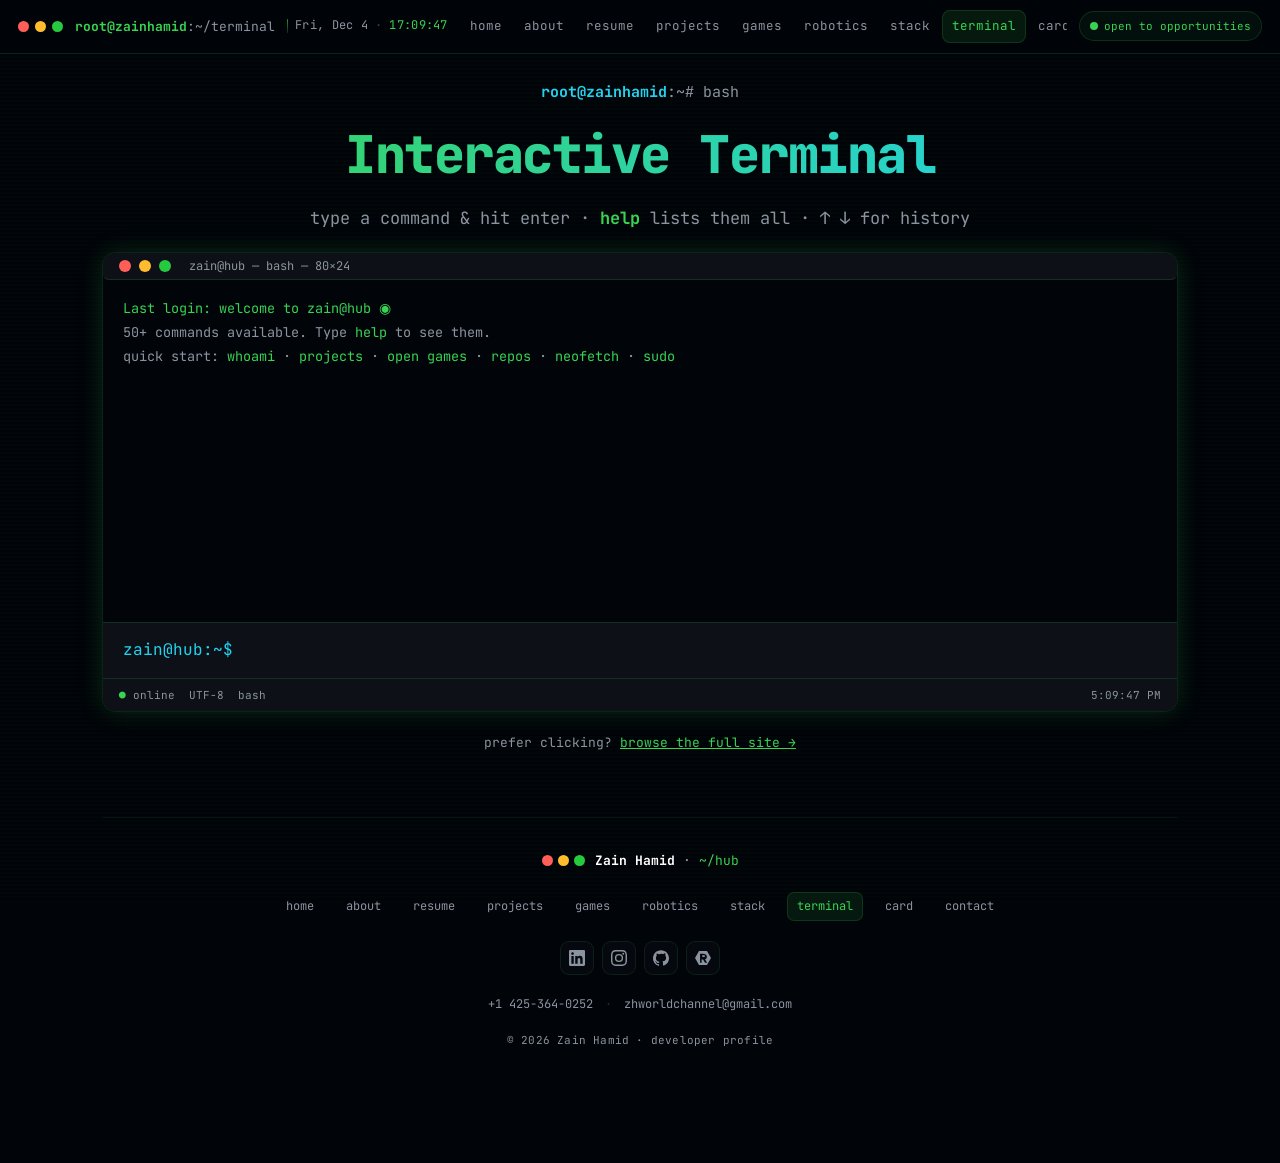
<file: docs/terminal.html>
<!DOCTYPE html>
<html lang="en">
<head>
<meta charset="UTF-8" />
<meta name="viewport" content="width=device-width, initial-scale=1.0" />
<script src="assets/boot-skip.js"></script>
<title>Terminal · Zain Hamid</title>
<meta name="description" content="Interactive terminal — explore Zain Hamid's profile by typing commands." />
<meta name="author" content="Zain Hamid" />
<meta name="theme-color" content="#010409" />
<link rel="canonical" href="https://zhworldchannel-byte.github.io/zhworldchannel-byte/terminal.html" />
<meta property="og:type" content="website" />
<meta property="og:site_name" content="Zain Hamid · ~/hub" />
<meta property="og:title" content="Terminal · Zain Hamid" />
<meta property="og:description" content="An interactive terminal — explore my profile, projects and stats by typing commands." />
<meta property="og:url" content="https://zhworldchannel-byte.github.io/zhworldchannel-byte/terminal.html" />
<meta property="og:image" content="https://zhworldchannel-byte.github.io/zhworldchannel-byte/og-logo.png" />
<meta property="og:image:width" content="1200" />
<meta property="og:image:height" content="630" />
<meta property="og:image:alt" content="Zain Hamid — interactive developer portfolio" />
<meta name="twitter:card" content="summary_large_image" />
<meta name="twitter:title" content="Terminal · Zain Hamid" />
<meta name="twitter:description" content="Explore my profile, projects and stats by typing commands." />
<meta name="twitter:image" content="https://zhworldchannel-byte.github.io/zhworldchannel-byte/og-logo.png" />
<link rel="preconnect" href="https://fonts.googleapis.com" />
<link rel="preconnect" href="https://fonts.gstatic.com" crossorigin />
<link href="https://fonts.googleapis.com/css2?family=JetBrains+Mono:wght@400;500;700;800&display=swap" rel="stylesheet" />
<link rel="stylesheet" href="assets/styles.css" />
</head>
<body>
<div id="boot" class="boot" aria-hidden="true">
  <div class="win">
    <div class="win-head"><i class="d r"></i><i class="d y"></i><i class="d g"></i><span class="tt">zain@hub — boot.sh</span></div>
    <div class="win-body">
      <div class="boot-id"><div class="glyph">&gt;_</div><div class="idm"><b>Zain Hamid</b><span>booting ~/hub environment</span></div></div>
      <div class="boot-steps" id="bootsteps"></div>
      <div class="boot-prog"><div class="track"><i id="bootbar"></i></div><span class="pct" id="bootpct">0%</span></div>
    </div>
  </div>
</div>
<canvas id="matrix"></canvas>

<nav class="nav">
  <div class="brand"><span class="dots"><i class="dot r"></i><i class="dot y"></i><i class="dot g"></i></span>
    <span><b>root@zainhamid</b>:~/terminal</span></div>
  <div class="links"></div>
  <span class="opp"><i class="pulse"></i>open to opportunities</span>
  <button class="burger" aria-label="menu">≡</button>
</nav>

<div class="wrap">

  <section class="hero reveal" style="padding-top:26px;padding-bottom:0">
    <div class="prompt"><b>root@zainhamid</b>:~# bash</div>
    <h1 style="font-size:clamp(30px,5.5vw,52px);margin-bottom:4px">Interactive Terminal</h1>
    <div class="role">type a command &amp; hit enter · <b style="color:var(--green)">help</b> lists them all · ↑ ↓ for history</div>
  </section>

  <div class="term reveal" style="margin-top:20px">
    <div class="bar"><span class="dot r"></span><span class="dot y"></span><span class="dot g"></span>
      <span class="t">zain@hub — bash — 80×24</span></div>
    <div class="body" id="tbody" onclick="document.getElementById('tin').focus()">
      <div class="line g">Last login: welcome to zain@hub ◉</div>
      <div class="line m">50+ commands available. Type <span class="g">help</span> to see them.</div>
      <div class="line m">quick start: <span class="g">whoami</span> · <span class="g">projects</span> · <span class="g">open games</span> · <span class="g">repos</span> · <span class="g">neofetch</span> · <span class="g">sudo</span></div>
      <div class="line">&nbsp;</div>
    </div>
    <div class="inrow"><span class="ps">zain@hub:~$</span>
      <input id="tin" autocomplete="off" spellcheck="false" /></div>
    <div class="status">
      <span><span class="ok">●</span> online</span><span>UTF-8</span><span>bash</span>
      <span class="sp" id="tclock">--:--:--</span>
    </div>
  </div>

  <div class="center reveal" style="margin-top:20px;color:var(--muted);font-size:13px">
    prefer clicking? <a href="index.html" style="color:var(--green)">browse the full site →</a>
  </div>

  <footer class="site-footer"></footer>
</div>
<script src="assets/app.js"></script>
</body>
</html>
</file>
<file: docs/assets/styles.css>
/* ══════════════════════════════════════════════════════════════
   Zain Hamid · ~/hub  —  shared theme (dark terminal, borderless)
   ══════════════════════════════════════════════════════════════ */
:root{
  --bg:#010409; --panel:#0d1117; --panel2:#161b22;
  --green:#39d353; --green-dim:#26a641; --cyan:#22d3ee;
  --text:#c9d1d9; --muted:#8b949e; --line:rgba(57,211,83,.16);
  --glow:0 0 24px rgba(57,211,83,.18); --maxw:1120px;
}
*{box-sizing:border-box;margin:0;padding:0}
html{scroll-behavior:smooth;scroll-padding-top:84px}
body{
  font-family:'JetBrains Mono',ui-monospace,monospace;
  background:var(--bg);color:var(--text);line-height:1.65;overflow-x:hidden;
}
a{color:inherit}
::selection{background:rgba(57,211,83,.25)}

/* ── themed cursor: native arrow/pointer shapes, tinted site-green ── */
@media (pointer:fine){
  html{cursor:url("data:image/svg+xml,%3Csvg%20xmlns='http://www.w3.org/2000/svg'%20width='26'%20height='26'%20viewBox='0%200%2026%2026'%3E%3Cpath%20d='M4%203%20L4%2021%20L9.2%2016.2%20L12.3%2022.6%20L14.9%2021.4%20L11.8%2015.2%20L18.5%2015.2%20Z'%20fill='%2339d353'%20stroke='%23010409'%20stroke-width='1.3'%20stroke-linejoin='round'/%3E%3C/svg%3E")4 3,auto}
  a,button,summary,label,[role=button],.tile,.chip,.pill,.btn,
  input[type=submit],input[type=button]{
    cursor:url("data:image/svg+xml,%3Csvg%20xmlns='http://www.w3.org/2000/svg'%20width='28'%20height='28'%20viewBox='0%200%2032%2032'%3E%3Cpath%20d='M10%202c-1.1%200-2%20.9-2%202v12l-2.3-2.3c-.8-.8-2-.8-2.8%200-.8.8-.8%202%200%202.8l6%206c.9%201%202.2%201.5%203.5%201.5h6c2.2%200%204-1.8%204-4v-7c0-1.1-.9-2-2-2-.4%200-.8.1-1.1.3-.2-.9-1-1.6-1.9-1.6-.5%200-1%20.2-1.3.5-.3-.6-1-1-1.7-1-.4%200-.7.1-1%20.3V4c0-1.1-.9-2-2-2z'%20fill='%2339d353'%20stroke='%23010409'%20stroke-width='1.4'%20stroke-linejoin='round'/%3E%3C/svg%3E")9 1,pointer}
  input:not([type=submit]):not([type=button]),textarea,select,[contenteditable]{cursor:text}
}
::-webkit-scrollbar{width:11px;height:11px}
::-webkit-scrollbar-track{background:var(--bg)}
::-webkit-scrollbar-thumb{background:#26a64155;border-radius:8px}
::-webkit-scrollbar-thumb:hover{background:#39d35388}

/* ── canvas + scanline fx ── */
#matrix{position:fixed;inset:0;z-index:0;opacity:.055;pointer-events:none}
body::before{content:"";position:fixed;inset:0;z-index:1;pointer-events:none;
  background:linear-gradient(rgba(57,211,83,.02) 50%,transparent 50%);
  background-size:100% 4px;animation:scan 8s linear infinite}
@keyframes scan{from{background-position:0 0}to{background-position:0 100%}}

/* ── layout ── */
.wrap{position:relative;z-index:2;max-width:var(--maxw);margin:0 auto;padding:0 22px 90px}
.reveal{opacity:0;transform:translateY(26px);transition:opacity .7s ease,transform .7s ease}
.reveal.in{opacity:1;transform:none}
.center{text-align:center}

/* vaultflow home toast */
.vf-toast{position:fixed;top:72px;left:18px;z-index:55;width:min(300px,calc(100vw - 36px));
  border-radius:12px;border:1px solid rgba(57,211,83,.22);background:linear-gradient(155deg,#0e1419,#010409);
  box-shadow:0 12px 40px rgba(0,0,0,.45),inset 0 1px 0 rgba(57,211,83,.06);
  opacity:0;transform:translateX(-14px) translateY(-4px);transition:opacity .35s,transform .35s;pointer-events:none;
  overflow:hidden}
.vf-toast.show{opacity:1;transform:none;pointer-events:auto}
.vf-toast-x{position:absolute;top:6px;right:8px;width:26px;height:26px;border:none;border-radius:7px;
  background:transparent;color:var(--muted);font-size:18px;line-height:1;cursor:pointer;transition:color .2s,background .2s;z-index:1}
.vf-toast-x:hover{color:#fff;background:rgba(57,211,83,.1)}
.vf-toast-inner{display:flex;gap:12px;padding:14px 36px 12px 14px;align-items:center}
.vf-toast-logo{width:46px;height:46px;border-radius:11px;flex-shrink:0;border:1px solid rgba(57,211,83,.22);
  box-shadow:0 0 12px rgba(57,211,83,.1);object-fit:cover}
.vf-toast-body{min-width:0;display:flex;flex-direction:column;gap:3px}
.vf-toast-tag{font-size:9px;font-weight:700;letter-spacing:.55px;text-transform:uppercase;color:var(--green)}
.vf-toast-title{margin:0;font-size:17px;font-weight:800;color:#fff;line-height:1.15}
.vf-toast-sub{margin:0;font-size:11px;color:var(--muted);line-height:1.35}
.vf-toast-foot{padding:8px 14px 10px;border-top:1px solid rgba(57,211,83,.1);display:flex;justify-content:flex-end}
.vf-toast-link{display:inline-flex;align-items:center;gap:4px;font-size:11px;font-weight:600;color:var(--green);
  text-decoration:none;padding:5px 11px;border-radius:7px;border:1px solid rgba(57,211,83,.28);
  background:rgba(57,211,83,.07);transition:color .2s,background .2s,border-color .2s}
.vf-toast-link:hover{color:#4be066;background:rgba(57,211,83,.14);border-color:rgba(57,211,83,.45)}
@media(max-width:720px){
  .vf-toast{top:64px;left:12px;width:min(288px,calc(100vw - 24px))}
  .vf-toast-logo{width:40px;height:40px}
  .vf-toast-title{font-size:15px}
}

/* ── nav ── */
.nav{position:sticky;top:0;z-index:50;display:grid;grid-template-columns:1fr auto 1fr;
  align-items:center;gap:12px;padding:10px 18px;background:rgba(1,4,9,.82);backdrop-filter:blur(12px);
  border-bottom:1px solid var(--line)}
.nav .brand{display:flex;align-items:center;gap:12px;font-size:13px;white-space:nowrap;justify-self:start}
.nav .brand .dots{display:flex;gap:6px}
.dot{width:11px;height:11px;border-radius:50%}
.dot.r{background:#ff5f56}.dot.y{background:#ffbd2e}.dot.g{background:#27c93f}
.nav .brand b{color:var(--green)}.nav .brand span{color:var(--muted)}
.nav .links{display:flex;align-items:center;gap:2px;flex-wrap:nowrap;overflow-x:auto;
  scrollbar-width:none;-ms-overflow-style:none;justify-self:center;max-width:100%}
.nav .links::-webkit-scrollbar{display:none}
.nav .links a{color:var(--muted);text-decoration:none;font-size:12.5px;padding:6px 10px;
  border-radius:8px;transition:.22s;white-space:nowrap;position:relative}
.nav .links a::after{content:"";position:absolute;left:10px;right:10px;bottom:3px;height:1px;
  background:var(--green);transform:scaleX(0);transform-origin:left;transition:transform .25s}
.nav .links a:hover{color:var(--green);background:rgba(57,211,83,.07)}
.nav .links a:hover::after{transform:scaleX(1)}
.nav .links a.active{color:var(--green);background:rgba(57,211,83,.1);
  box-shadow:inset 0 0 0 1px var(--line)}
.nav .opp{display:inline-flex;align-items:center;gap:6px;font-size:11px;color:var(--green);
  border:1px solid var(--line);border-radius:999px;padding:5px 10px;background:rgba(57,211,83,.06);
  white-space:nowrap;justify-self:end}
.nav .clock{display:inline-flex;align-items:center;gap:7px;font-size:12px;white-space:nowrap;
  flex:0 0 auto;font-variant-numeric:tabular-nums;letter-spacing:.3px}
.nav .clock .d{color:var(--muted)}
.nav .clock .sep{color:rgba(57,211,83,.4)}
.nav .clock .t{color:var(--green)}
.nav .clock .bar{width:1px;height:14px;border-radius:1px;
  background:linear-gradient(var(--green),rgba(57,211,83,.25));opacity:.7}
.nav .burger{display:none;background:none;border:1px solid var(--line);color:var(--green);
  border-radius:8px;padding:6px 10px;font-size:16px;cursor:pointer}
.pulse{width:8px;height:8px;border-radius:50%;background:var(--green);
  box-shadow:0 0 0 rgba(57,211,83,.7);animation:pulse 2s infinite}
@keyframes pulse{0%{box-shadow:0 0 0 0 rgba(57,211,83,.6)}70%{box-shadow:0 0 0 10px rgba(57,211,83,0)}100%{box-shadow:0 0 0 0 rgba(57,211,83,0)}}

/* ── hero ── */
.hero{text-align:center;padding:46px 0 12px}
.hero .prompt{color:var(--muted);font-size:15px}
.hero .prompt b{color:var(--cyan)}
.hero h1{font-size:clamp(40px,8vw,84px);font-weight:800;letter-spacing:-1.5px;margin:8px 0;
  background:linear-gradient(90deg,var(--green),var(--cyan));
  -webkit-background-clip:text;background-clip:text;-webkit-text-fill-color:transparent}
.hero .type{font-size:clamp(16px,2.8vw,24px);color:var(--green);min-height:36px;font-weight:500}
.hero .role{color:var(--muted);font-size:clamp(14px,2vw,17px);margin-top:6px}
.cursor{display:inline-block;width:11px;background:var(--green);margin-left:3px;
  animation:blink 1s steps(1) infinite}
@keyframes blink{50%{opacity:0}}

/* avatar */
.avatar{width:170px;height:170px;border-radius:50%;object-fit:cover;
  border:2px solid var(--green);padding:5px;background:var(--panel);
  box-shadow:0 0 40px rgba(57,211,83,.28);display:block}
.avatar.sq{border-radius:28px}
@keyframes float{50%{transform:translateY(-10px)}}
/* ring + monogram float together as one unit; dashed circle perfectly centered */
.ring{position:relative;display:inline-grid;place-items:center;line-height:0;
  animation:float 6s ease-in-out infinite}
.ring::after{content:"";position:absolute;top:50%;left:50%;
  width:calc(100% + 20px);height:calc(100% + 20px);
  transform:translate(-50%,-50%);border-radius:50%;
  border:1px dashed rgba(57,211,83,.4);animation:spin 18s linear infinite;pointer-events:none}
@keyframes spin{to{transform:translate(-50%,-50%) rotate(360deg)}}

/* ── section heads ── */
.shead{display:flex;align-items:center;gap:12px;margin:56px 0 22px;font-size:16px;
  color:var(--green);font-weight:700}
.shead .hash{color:var(--muted)}
.shead::after{content:"";flex:1;height:1px;background:linear-gradient(90deg,var(--line),transparent)}
.divider{width:100%;height:2px;margin:30px 0;
  background:linear-gradient(90deg,transparent,var(--green),transparent);opacity:.5}

/* ── cards / grid ── */
.grid{display:grid;gap:16px}
.g4{grid-template-columns:repeat(4,1fr)}
.g3{grid-template-columns:repeat(3,1fr)}
.g2{grid-template-columns:repeat(2,1fr)}
.card{background:linear-gradient(180deg,var(--panel),#0b0f16);border:1px solid var(--line);
  border-radius:16px;padding:24px;transition:transform .3s,box-shadow .3s,border-color .3s;
  position:relative;overflow:hidden}
.card:hover{transform:translateY(-4px);box-shadow:var(--glow);border-color:rgba(57,211,83,.4)}
.card::after{content:"";position:absolute;top:0;left:-60%;width:40%;height:100%;
  background:linear-gradient(90deg,transparent,rgba(57,211,83,.06),transparent);transition:left .6s}
.card:hover::after{left:130%}
.card h3{color:var(--green);font-size:17px;display:flex;align-items:center;gap:9px;flex-wrap:wrap}
.card p{color:var(--muted);font-size:14px;margin:12px 0}
.vflogo{width:1.15em;height:1.15em;border-radius:5px;vertical-align:-.2em;margin-right:.35em;
  box-shadow:0 0 0 1px var(--line);object-fit:cover;flex:0 0 auto}
.team-brand{display:flex;flex-direction:column;align-items:center;gap:6px;margin:8px auto 14px;max-width:520px}
.ftclogo{width:min(210px,58vw);height:auto;display:block;background:transparent;border:none;
  box-shadow:none;object-fit:contain}
.team-brand .team-name{font-size:clamp(22px,3.8vw,30px);font-weight:800;color:#fff;
  letter-spacing:.03em;margin:0}
.team-brand .team-id{font-size:13px;color:var(--muted);margin:0}
.tag{font-size:10px;background:var(--panel2);border:1px solid var(--line);padding:3px 9px;
  border-radius:6px;color:var(--muted)}
.tag.ml{margin-left:auto}
.tag.off{color:#ff5f56;border-color:rgba(255,95,86,.35);background:rgba(255,95,86,.08)}
.tag.note{color:var(--cyan);border-color:rgba(34,211,238,.35);background:rgba(34,211,238,.08)}

/* stat cards */
.stat{text-align:center}
.stat .ico{opacity:.85;display:flex;justify-content:center}
/* custom line icons (replaces emojis) */
.ic{width:18px;height:18px;min-width:18px;flex:0 0 18px;display:block;
  color:var(--green);stroke:currentColor;fill:none;
  stroke-width:2;stroke-linecap:round;stroke-linejoin:round}
.ic *{fill:none!important;stroke:inherit;stroke-width:inherit;
  stroke-linecap:inherit;stroke-linejoin:inherit;vector-effect:non-scaling-stroke}
.stat .ico svg{width:26px;height:26px;min-width:26px;display:block;
  color:var(--green);stroke:var(--green);fill:none;
  stroke-width:2;stroke-linecap:round;stroke-linejoin:round}
.stat .ico svg *{fill:none!important;stroke:inherit;stroke-width:inherit;
  stroke-linecap:inherit;stroke-linejoin:inherit}
.stat .num{font-size:clamp(30px,5vw,42px);font-weight:800;color:#fff;line-height:1.1;margin:8px 0}
.stat .lbl{font-size:11px;letter-spacing:2px;color:var(--muted);text-transform:uppercase}

/* buttons */
.btns{display:flex;flex-wrap:wrap;gap:12px}
.btns.c{justify-content:center}
.btn{display:inline-flex;align-items:center;gap:8px;background:var(--panel);border:1px solid var(--line);
  border-radius:10px;padding:13px 22px;color:var(--text);text-decoration:none;font-size:14px;
  transition:.25s;cursor:pointer}
.btn:hover{border-color:var(--green);color:var(--green);transform:translateY(-3px);box-shadow:var(--glow)}
.btn.solid{background:var(--green);color:#010409;border-color:var(--green);font-weight:700}
.btn.solid:hover{color:#010409;background:#4be066}
.cico{width:16px;height:16px;fill:currentColor;flex:0 0 auto}

/* expandable project details (VaultFlow origin story) */
.proj-more-hint{font-size:13px;color:var(--muted);margin:4px 0 14px}
.proj-more-hint .cmt{color:var(--cyan);margin-right:6px}
.proj-more-hint b{color:var(--green);font-weight:600}
.vf-btns{align-items:flex-start}
.proj-details{display:inline-block;flex:1 1 auto}
.proj-details[open]{flex:1 1 100%;width:100%}
.proj-details-btn{list-style:none}
.proj-details summary{list-style:none}
.proj-details summary::-webkit-details-marker{display:none}
.proj-details .chev{display:inline-block;transition:transform .25s ease;font-size:12px;opacity:.85}
.proj-details[open] .chev{transform:rotate(180deg)}
.proj-details[open] .proj-details-btn{border-color:var(--green);color:var(--green)}
.proj-detail-body{margin-top:14px;padding:16px 18px;width:100%;background:rgba(0,0,0,.28);
  border:1px solid var(--line);border-radius:12px;animation:projDetailIn .35s ease}
.proj-detail-label{font-size:11px;letter-spacing:2px;color:var(--cyan);margin-bottom:12px}
.proj-detail-body p{color:var(--muted);font-size:14px;line-height:1.7;margin:0 0 12px}
.proj-detail-body p:last-child{margin-bottom:0}
@keyframes projDetailIn{from{opacity:0;transform:translateY(-6px)}to{opacity:1;transform:none}}

/* VaultFlow card footer socials */
.vf-card-foot{display:flex;justify-content:flex-end;align-items:center;
  margin-top:18px;padding-top:14px;border-top:1px solid rgba(57,211,83,.1)}
.vf-socials{display:flex;align-items:center;gap:10px}
.vf-soc{display:grid;place-items:center;width:40px;height:40px;border-radius:11px;
  border:1px solid rgba(57,211,83,.16);background:rgba(13,17,23,.55);color:rgba(230,237,243,.62);
  text-decoration:none;transition:color .2s,border-color .2s,background .2s,transform .2s,box-shadow .2s}
.vf-soc svg{width:17px;height:17px;fill:currentColor;display:block}
.vf-soc:hover{color:var(--green);border-color:rgba(57,211,83,.38);background:rgba(57,211,83,.08);
  transform:translateY(-2px);box-shadow:0 4px 14px rgba(57,211,83,.12)}

/* chips */
.chips{display:flex;flex-wrap:wrap;gap:9px}
.chip{background:var(--panel2);border:1px solid var(--line);border-radius:999px;padding:7px 15px;
  font-size:12px;color:var(--text);transition:.25s}
.chip:hover{border-color:var(--green);color:var(--green);transform:translateY(-2px)}
.chip .d{display:inline-block;width:8px;height:8px;border-radius:50%;margin-right:7px;vertical-align:middle}

/* open-to-opportunities banner */
.opp-banner{background:linear-gradient(120deg,rgba(57,211,83,.09),rgba(34,211,238,.05));
  border:1px solid rgba(57,211,83,.35);border-radius:18px;padding:26px 28px;
  display:flex;align-items:center;gap:20px;flex-wrap:wrap;justify-content:center;text-align:center}
.opp-banner .big{font-size:clamp(18px,3vw,26px);color:#fff;font-weight:700}
.opp-banner .big em{color:var(--green);font-style:normal}
.opp-banner .sub{color:var(--muted);font-size:14px}

/* timeline */
.timeline{position:relative;margin:10px 0;padding-left:30px}
.timeline::before{content:"";position:absolute;left:8px;top:6px;bottom:6px;width:2px;
  background:linear-gradient(var(--green),transparent)}
.tl{position:relative;margin-bottom:26px}
.tl::before{content:"";position:absolute;left:-30px;top:5px;width:14px;height:14px;border-radius:50%;
  background:var(--bg);border:2px solid var(--green);box-shadow:0 0 12px rgba(57,211,83,.5)}
.tl .yr{color:var(--cyan);font-size:12px;letter-spacing:1px}
.tl h4{color:#fff;font-size:16px;margin:2px 0}
.tl p{color:var(--muted);font-size:13.5px}

/* skill bars */
.skill{margin-bottom:16px}
.skill .top{display:flex;justify-content:space-between;font-size:13px;margin-bottom:6px}
.skill .top b{color:var(--text)}.skill .top span{color:var(--muted)}
.bar{height:8px;border-radius:6px;background:var(--panel2);overflow:hidden}
.bar i{display:block;height:100%;width:0;border-radius:6px;
  background:linear-gradient(90deg,var(--green),var(--cyan));transition:width 1.2s ease}

/* feature list */
.flist{list-style:none;font-size:14px}
.flist li{padding:6px 0 6px 24px;position:relative;color:var(--text)}
.flist li::before{content:"▹";position:absolute;left:0;color:var(--green)}

/* donut */
.donut-wrap{display:flex;align-items:center;gap:26px;flex-wrap:wrap;justify-content:center}
.donut{width:160px;height:160px;border-radius:50%;position:relative;transition:transform .4s}
.donut:hover{transform:rotate(8deg) scale(1.04)}
.donut::after{content:"";position:absolute;inset:28px;border-radius:50%;background:var(--panel)}
.donut .mid{position:absolute;inset:0;display:flex;align-items:center;justify-content:center;
  z-index:2;color:var(--green);font-weight:700;font-size:13px;text-align:center}
.legend{display:flex;flex-direction:column;gap:9px;font-size:13px}
.legend div{display:flex;align-items:center;gap:8px}
.legend .sw{width:11px;height:11px;border-radius:3px}
.legend b{color:#fff}.legend span{color:var(--muted);margin-left:auto}

/* heatmap */
.heat img{width:100%;border-radius:12px;filter:contrast(1.05)}

/* marquee */
.marquee{overflow:hidden;border-block:1px solid var(--line);padding:16px 0;margin:6px 0}
.marquee .track{display:flex;gap:44px;width:max-content;animation:slide 26s linear infinite;
  color:var(--muted);font-size:14px;white-space:nowrap}
.marquee .track b{color:var(--green)}
@keyframes slide{to{transform:translateX(-50%)}}

/* interactive terminal */
.term{background:#010409;border:1px solid var(--line);border-radius:14px;overflow:hidden;
  box-shadow:var(--glow);scroll-margin-top:80px;display:flex;flex-direction:column}
.term .bar{display:flex;align-items:center;gap:8px;padding:13px 16px;background:var(--panel);
  border-bottom:1px solid var(--line);flex:0 0 auto}
.term .bar .dot{width:12px;height:12px;border-radius:50%;flex:0 0 auto}
.term .bar .t{margin-left:10px;color:var(--muted);font-size:12px;line-height:1}
.term .body{padding:18px 20px;font-size:13.5px;height:clamp(240px,38vh,380px);
  overflow-y:auto;flex:1 1 auto}
/* terminal status strip */
.term .status{display:flex;gap:14px;align-items:center;padding:7px 16px;background:var(--panel);
  border-top:1px solid var(--line);font-size:11px;color:var(--muted);flex:0 0 auto}
.term .status .ok{color:var(--green)}
.term .status .sp{margin-left:auto}
.term .line{white-space:pre-wrap;word-break:break-word;margin-bottom:3px;line-height:1.55}
.term .u{color:var(--cyan)}.term .g{color:var(--green)}.term .m{color:var(--muted)}.term .w{color:#fff}
.term .inrow{display:flex;align-items:center;padding:14px 20px;background:var(--panel);
  border-top:1px solid var(--line);flex:0 0 auto}
.term .ps{color:var(--cyan);white-space:nowrap}
.term input{flex:1;background:transparent;border:0;outline:0;color:var(--green);
  font-family:inherit;font-size:13.5px;margin-left:8px}

/* form */
.field{margin-bottom:16px;text-align:left}
.field label{display:block;font-size:12px;color:var(--muted);margin-bottom:6px;letter-spacing:1px}
.field input,.field textarea{width:100%;background:var(--bg);border:1px solid var(--line);
  border-radius:10px;padding:12px 14px;color:var(--text);font-family:inherit;font-size:14px;transition:.2s}
.field input:focus,.field textarea:focus{outline:0;border-color:var(--green);box-shadow:var(--glow)}
.field textarea{min-height:120px;resize:vertical}

/* footer */
footer.site-footer{margin-top:64px;padding:32px 0 24px;border-top:1px solid rgba(57,211,83,.08);
  background:transparent}
.foot-inner{max-width:var(--maxw);margin:0 auto;padding:0 22px;display:flex;flex-direction:column;
  gap:20px;align-items:center;text-align:center}
.foot-brand{display:flex;align-items:center;gap:10px;font-size:13px;color:var(--muted)}
.foot-brand b{color:#fff;font-weight:700}
.foot-path{color:var(--green)}
.foot-dots{display:flex;gap:5px}
.foot-inner .fnav{display:flex;flex-wrap:wrap;gap:6px 12px;justify-content:center}
.foot-inner .fnav a{color:var(--muted);text-decoration:none;font-size:12px;padding:5px 10px;
  border-radius:7px;transition:color .2s,background .2s}
.foot-inner .fnav a:hover{color:var(--green);background:rgba(57,211,83,.08)}
.foot-inner .fnav a.active{color:var(--green);background:rgba(57,211,83,.1);box-shadow:inset 0 0 0 1px var(--line)}
.foot-social{display:flex;gap:8px;align-items:center;justify-content:center}
.foot-soc{display:grid;place-items:center;width:34px;height:34px;border-radius:9px;
  border:1px solid rgba(57,211,83,.12);background:rgba(13,17,23,.4);color:var(--muted);
  text-decoration:none;transition:color .2s,border-color .2s,background .2s,transform .2s}
.foot-soc svg{width:16px;height:16px;fill:currentColor}
.foot-soc:hover{color:var(--green);border-color:rgba(57,211,83,.35);background:rgba(57,211,83,.08);transform:translateY(-1px)}
.foot-contact{display:flex;flex-wrap:wrap;gap:8px 12px;align-items:center;justify-content:center;font-size:12px}
.foot-contact a{color:var(--muted);text-decoration:none;transition:color .2s}
.foot-contact a:hover{color:var(--cyan)}
.foot-sep{color:rgba(57,211,83,.25);user-select:none}
.foot-copy{text-align:center;color:var(--muted);font-size:11px;margin-top:16px;letter-spacing:.2px}

/* digital id card */
.card-tools{display:flex;flex-direction:column;align-items:center;gap:14px;margin:24px 0 8px}
.card-shell{position:relative;display:flex;justify-content:center;padding:28px 16px 36px;
  perspective:1400px}
.card-glow{position:absolute;inset:10% 8%;background:radial-gradient(ellipse at center,rgba(57,211,83,.14),transparent 70%);
  pointer-events:none;filter:blur(18px);animation:cardGlow 4s ease-in-out infinite alternate}
@keyframes cardGlow{from{opacity:.55;transform:scale(.96)}to{opacity:1;transform:scale(1.04)}}
.id-card{width:min(100%,640px);border-radius:20px;border:1px solid rgba(57,211,83,.28);
  background:linear-gradient(155deg,#0d1218 0%,#010409 55%,#07110a 100%);
  box-shadow:0 28px 70px rgba(0,0,0,.55),0 0 0 1px rgba(57,211,83,.06) inset;
  overflow:hidden;font-size:14px;transform-style:preserve-3d;transition:transform .12s ease-out,box-shadow .25s}
.card-shell:hover .id-card{box-shadow:0 34px 80px rgba(0,0,0,.6),0 0 40px rgba(57,211,83,.08)}
.id-top{display:flex;align-items:center;gap:10px;padding:12px 18px;border-bottom:1px solid rgba(57,211,83,.12);
  background:rgba(13,17,23,.75)}
.id-dots{display:flex;gap:5px}
.id-label{flex:1;color:var(--muted);font-size:12px;white-space:nowrap;overflow:hidden;text-overflow:ellipsis}
.id-status{display:inline-flex;align-items:center;gap:6px;font-size:11px;font-weight:600;color:var(--green);
  padding:4px 10px;border-radius:999px;border:1px solid rgba(57,211,83,.22);background:rgba(57,211,83,.06)}
.id-opp-strip{display:flex;align-items:center;justify-content:center;gap:8px;padding:10px 18px;
  font-size:12px;font-weight:700;letter-spacing:.3px;color:var(--green);
  background:linear-gradient(90deg,rgba(57,211,83,.04),rgba(57,211,83,.12),rgba(57,211,83,.04));
  border-bottom:1px solid rgba(57,211,83,.1)}
.id-body{display:grid;grid-template-columns:200px 1fr;gap:22px;padding:22px 20px 18px}
.id-photo-wrap{display:flex;justify-content:center}
.id-photo{width:180px;aspect-ratio:3/4;border-radius:16px;overflow:hidden;
  border:2px solid rgba(57,211,83,.3);box-shadow:0 0 28px rgba(57,211,83,.15),inset 0 0 0 1px rgba(255,255,255,.04);
  background:#0d1117}
.id-photo img{width:100%;height:100%;object-fit:cover;object-position:center 18%;display:block}
.id-fallback{width:100%;height:100%;display:grid!important;place-items:center;font-size:48px;font-weight:800;
  color:var(--green);background:#0d1117}
.id-info{display:flex;flex-direction:column;gap:12px;min-width:0;justify-content:center}
.id-name{font-size:clamp(26px,4vw,34px);font-weight:800;color:#fff;line-height:1.05;letter-spacing:-.3px}
.id-role{font-size:13px;color:var(--cyan);line-height:1.45;max-width:36ch}
.id-fields{display:flex;flex-direction:column;gap:8px;margin-top:4px}
.id-field{display:grid;grid-template-columns:52px 1fr auto;gap:10px;align-items:center;width:100%;
  padding:10px 12px;border-radius:10px;border:1px solid rgba(57,211,83,.1);background:rgba(13,17,23,.45);
  cursor:pointer;text-align:left;font-family:inherit;transition:border-color .2s,background .2s,transform .2s}
.id-field:hover{border-color:rgba(57,211,83,.35);background:rgba(57,211,83,.08);transform:translateX(3px)}
.id-field.copied{border-color:var(--green);background:rgba(57,211,83,.14)}
.id-k{color:var(--muted);font-size:12px;text-transform:lowercase}
.id-k::after{content:':'}
.id-v{color:#f0f6fc;font-size:13px;word-break:break-word}
.id-copy-hint{font-size:10px;color:var(--green);opacity:.7;text-transform:uppercase;letter-spacing:.4px}
.id-field:hover .id-copy-hint{opacity:1}
.id-socials{display:flex;gap:10px;margin-top:6px}
.id-soc{display:grid;place-items:center;width:38px;height:38px;border-radius:10px;
  border:1px solid rgba(57,211,83,.15);background:rgba(13,17,23,.5);color:var(--muted);
  text-decoration:none;transition:color .2s,border-color .2s,background .2s,transform .2s}
.id-soc svg{width:17px;height:17px;fill:currentColor}
.id-soc:hover{color:var(--green);border-color:rgba(57,211,83,.4);background:rgba(57,211,83,.1);transform:translateY(-2px)}
.id-foot{display:flex;flex-wrap:wrap;align-items:center;justify-content:center;gap:8px;
  padding:11px 18px 13px;border-top:1px solid rgba(57,211,83,.1);
  font-size:10px;color:var(--muted);letter-spacing:.25px;background:rgba(0,0,0,.25)}
.id-foot-sep{color:rgba(57,211,83,.25)}
.card-toast{position:fixed;left:50%;bottom:28px;transform:translateX(-50%) translateY(12px);
  padding:10px 16px;border-radius:10px;background:#0d1117;border:1px solid rgba(57,211,83,.35);
  color:var(--green);font-size:13px;font-weight:600;opacity:0;pointer-events:none;
  transition:opacity .25s,transform .25s;z-index:80;box-shadow:var(--glow)}
.card-toast.show{opacity:1;transform:translateX(-50%) translateY(0)}
@media(max-width:720px){
  .id-body{grid-template-columns:1fr;gap:18px;text-align:center}
  .id-photo{width:min(72vw,220px)}
  .id-info{align-items:center}
  .id-role{max-width:none}
  .id-field{grid-template-columns:48px 1fr auto;text-align:left}
  .id-socials{justify-content:center}
}

/* wave */
.wave{width:100%;display:block}

/* back-to-top */
.totop{position:fixed;right:20px;bottom:20px;z-index:60;width:46px;height:46px;border-radius:12px;
  display:grid;place-items:center;background:var(--panel);border:1px solid var(--line);color:var(--green);
  cursor:pointer;opacity:0;transform:translateY(14px);transition:.3s;text-decoration:none;font-size:18px}
.totop.show{opacity:1;transform:none}
.totop:hover{border-color:var(--green);box-shadow:var(--glow);transform:translateY(-3px)}

/* selection caret glow for terminal input */
.term input{caret-color:var(--green)}

/* respect reduced-motion */
@media(prefers-reduced-motion:reduce){
  *{animation:none!important;transition:none!important}
}

@media(max-width:1040px){.nav .opp{display:none}}

@media(max-width:860px){
  .g4{grid-template-columns:repeat(2,1fr)}
  .g3,.g2{grid-template-columns:1fr}
  .nav{display:flex;justify-content:space-between}
  .nav .links{position:fixed;inset:56px 0 auto 0;flex-direction:column;align-items:stretch;
    background:rgba(1,4,9,.97);border-bottom:1px solid var(--line);padding:14px 22px;display:none}
  .nav .links.open{display:flex}
  .nav .links a{padding:12px}
  .nav .burger{display:block}
  .nav .opp{display:none}
  .nav .clock{display:none}
}

/* ── reusable terminal window ── */
.win{background:linear-gradient(180deg,rgba(22,27,34,.9),var(--panel));
  border:1px solid var(--line);border-radius:14px;overflow:hidden;
  box-shadow:0 30px 80px rgba(0,0,0,.55),0 0 44px rgba(57,211,83,.07)}
.win-head{display:flex;align-items:center;gap:8px;padding:11px 15px;
  border-bottom:1px solid var(--line);background:rgba(57,211,83,.03)}
.win-head .d{width:11px;height:11px;border-radius:50%;display:inline-block}
.win-head .d.r{background:#ff5f56}.win-head .d.y{background:#ffbd2e}.win-head .d.g{background:#27c93f}
.win-head .tt{margin-left:8px;color:var(--muted);font-size:12px;letter-spacing:.3px}
.win-body{padding:22px}

/* ── boot / loading screen ── */
.boot{position:fixed;inset:0;z-index:10000;display:flex;align-items:center;justify-content:center;
  padding:22px;background:radial-gradient(1100px 560px at 50% 34%,rgba(57,211,83,.08),transparent),var(--bg);
  animation:bootfail 6s linear forwards}
html.booted .boot{display:none!important}
.boot.out{animation:none;opacity:0;transition:opacity .5s ease}
@keyframes bootfail{0%,90%{opacity:1;visibility:visible}100%{opacity:0;visibility:hidden}}
.boot .win{width:min(94vw,540px)}
.boot-id{display:flex;align-items:center;gap:16px;padding-bottom:16px;margin-bottom:16px;
  border-bottom:1px dashed var(--line)}
.boot-id .glyph{flex:0 0 auto;width:62px;height:62px;display:grid;place-items:center;
  font-size:34px;font-weight:800;color:var(--green);background:var(--bg);
  border:1px solid var(--line);border-radius:16px;text-shadow:0 0 20px rgba(57,211,83,.5);
  animation:bootpulse 1.6s ease-in-out infinite}
@keyframes bootpulse{0%,100%{box-shadow:0 0 0 rgba(57,211,83,0)}50%{box-shadow:0 0 22px rgba(57,211,83,.35)}}
.boot-id .idm{display:flex;flex-direction:column;gap:3px;line-height:1.2}
.boot-id .idm b{font-size:19px;color:#fff}
.boot-id .idm span{font-size:12px;color:var(--muted)}
.boot-steps{display:flex;flex-direction:column;gap:2px;min-height:150px}
.boot-step{display:flex;align-items:center;font-size:12.5px;padding:2px 0;
  opacity:0;transform:translateY(4px);transition:opacity .25s ease,transform .25s ease}
.boot-step.show{opacity:1;transform:none}
.boot-step .ck{color:var(--green);margin-right:9px;font-size:12px}
.boot-step .t{color:var(--text);white-space:nowrap}
.boot-step .lead{flex:1;margin:0 10px;border-bottom:1px dotted rgba(57,211,83,.28);height:1px;transform:translateY(-3px)}
.boot-step .s{color:var(--green);font-weight:700;font-size:10.5px;letter-spacing:1.5px;flex:0 0 auto}
.boot-prog{display:flex;align-items:center;gap:14px;margin-top:18px;padding-top:16px;
  border-top:1px dashed var(--line)}
.boot-prog .track{flex:1;height:5px;border-radius:99px;background:rgba(57,211,83,.12);overflow:hidden}
.boot-prog .track i{display:block;height:100%;width:0;border-radius:99px;
  background:linear-gradient(90deg,var(--green-dim),var(--green));box-shadow:0 0 14px rgba(57,211,83,.6)}
.boot-prog .pct{font-size:12px;color:var(--green);font-variant-numeric:tabular-nums;
  min-width:44px;text-align:right;letter-spacing:.5px}

/* ── 404 ── */
.err-wrap{max-width:660px;margin:0 auto}
.err-hero{text-align:center;margin-bottom:22px}
.err404{font-size:clamp(90px,22vw,190px);font-weight:800;line-height:.82;color:var(--green);
  letter-spacing:8px;text-shadow:0 0 46px rgba(57,211,83,.4)}
.err404 .z{color:var(--green)}
.err-sub{margin-top:10px;color:var(--muted);letter-spacing:5px;font-size:13px;text-transform:uppercase}
.err-log{text-align:left;padding:18px 20px;font-size:13px;line-height:2;white-space:pre-wrap}
.err-log .p{color:var(--green)}
.err-log .e{color:#ff5f56}
.err-log .c{color:var(--muted)}
.err-log .cur{color:var(--green);animation:bootblink 1s steps(1) infinite}
@keyframes bootblink{50%{opacity:0}}
</file>
